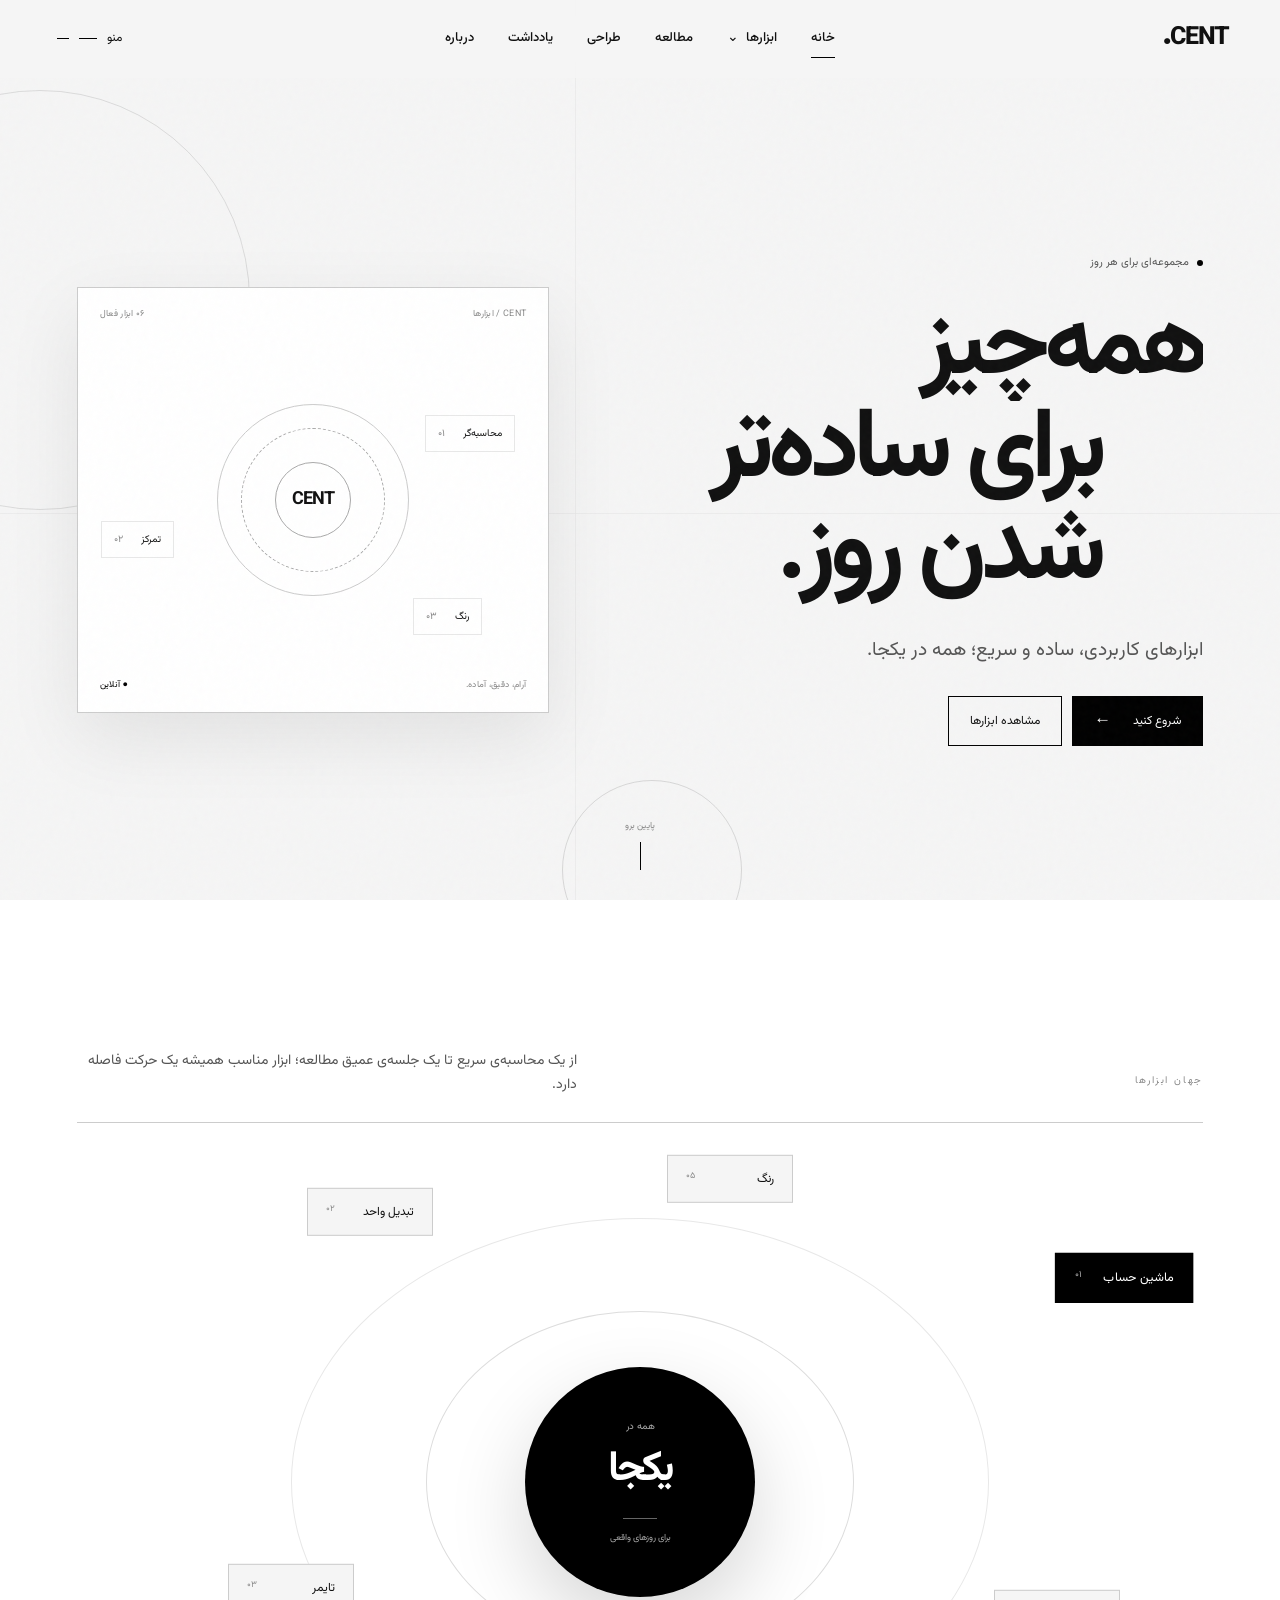
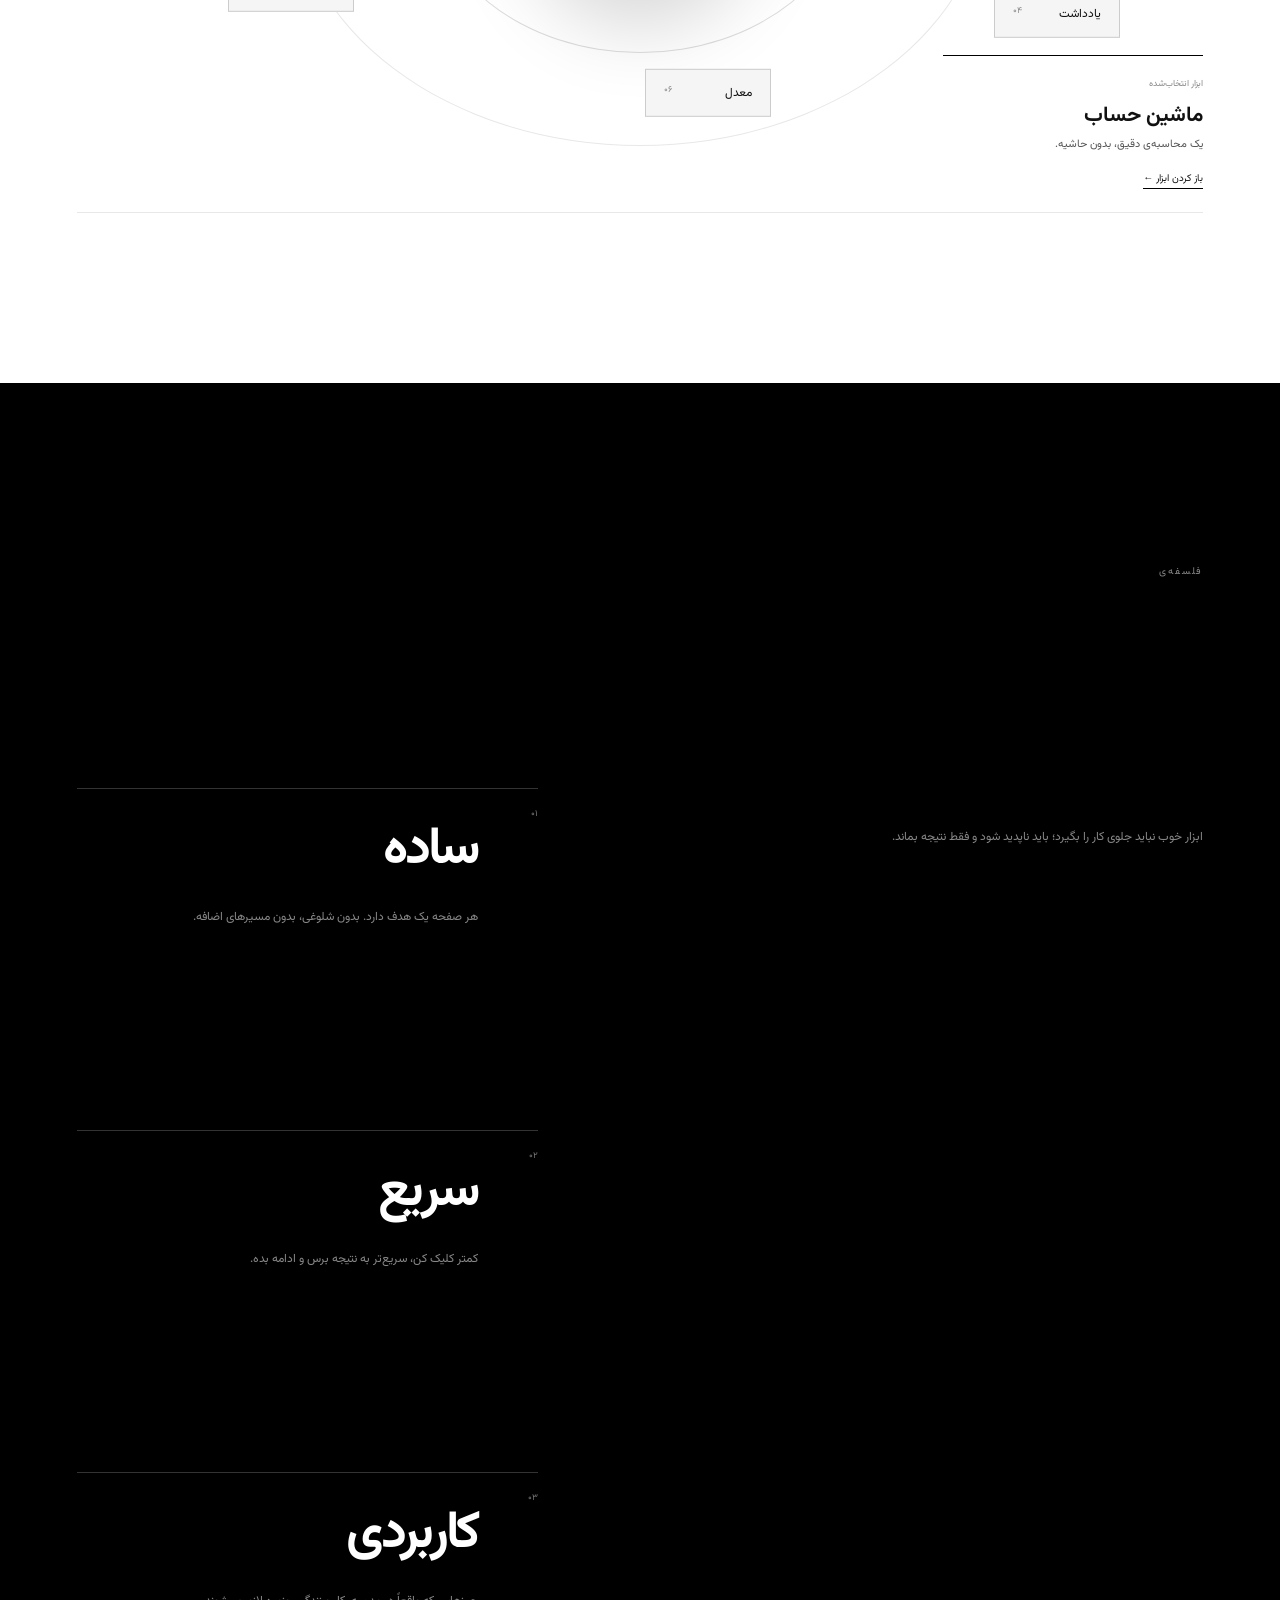
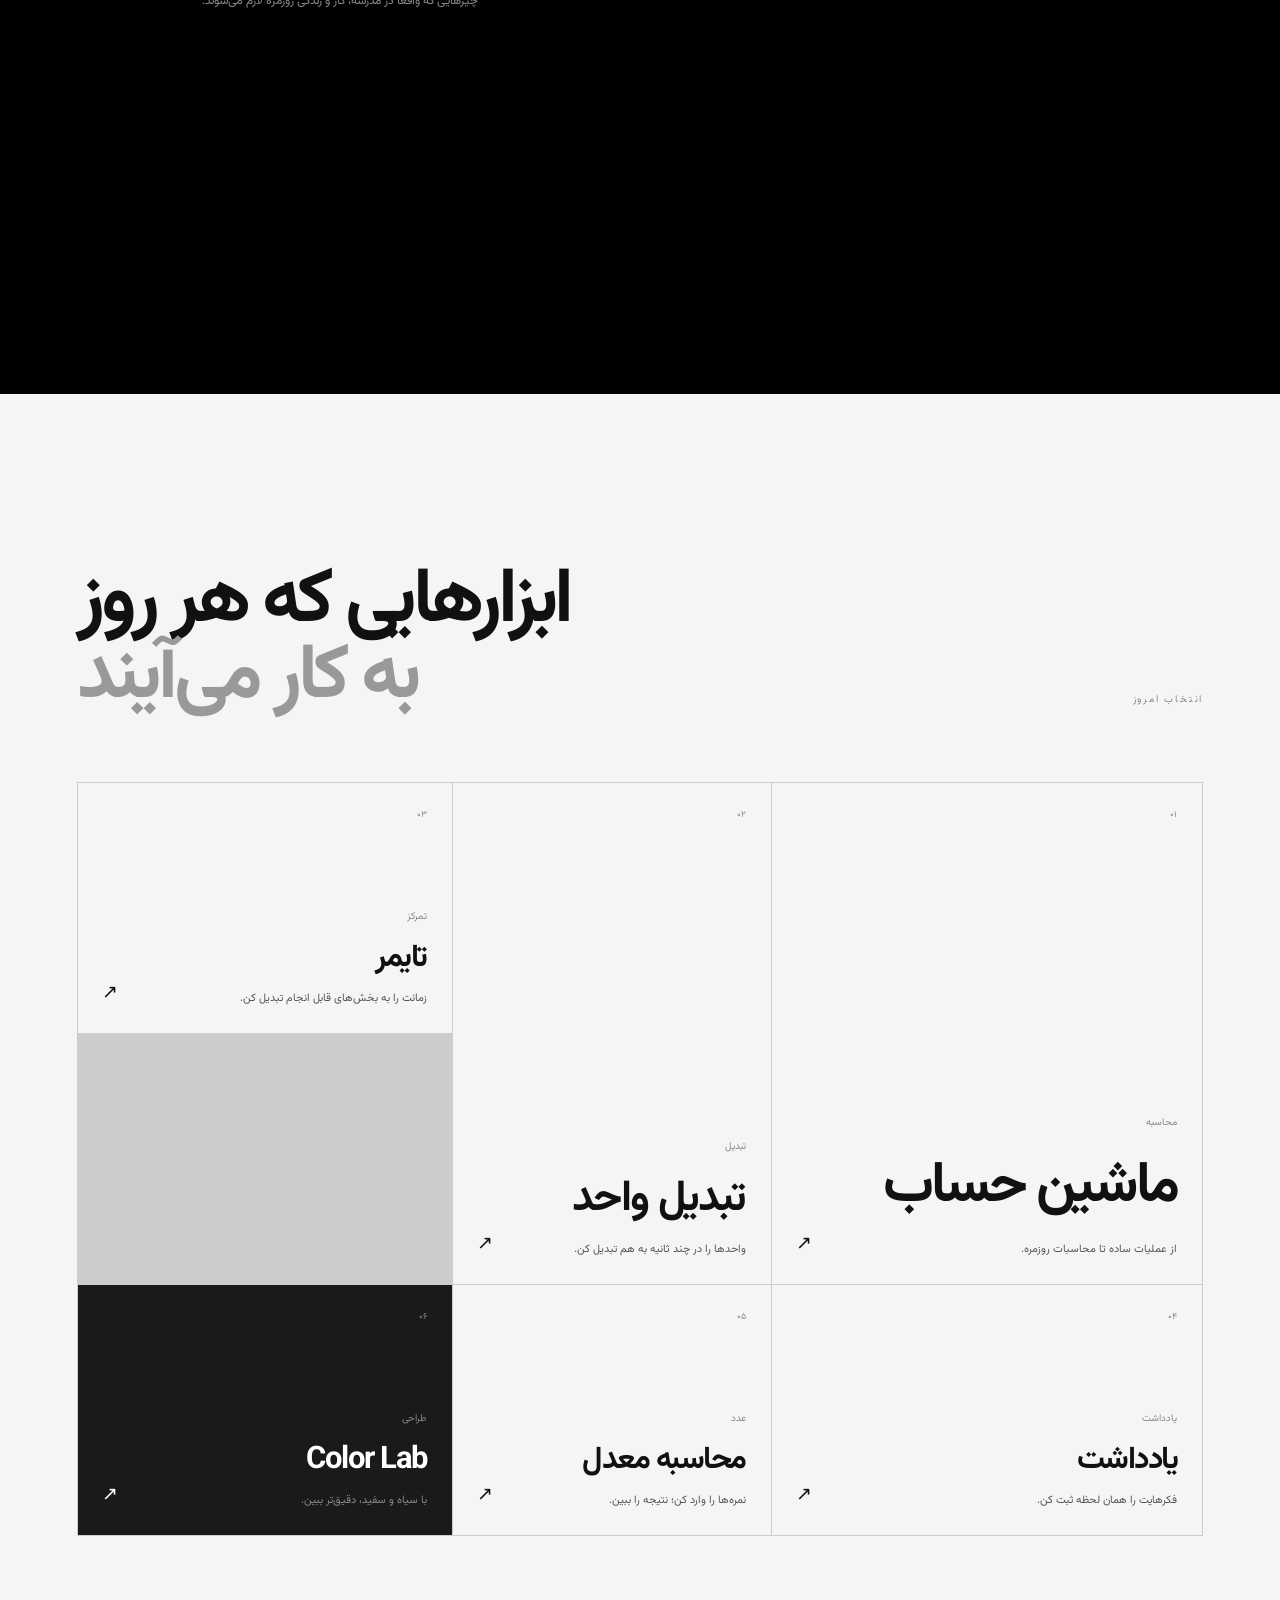
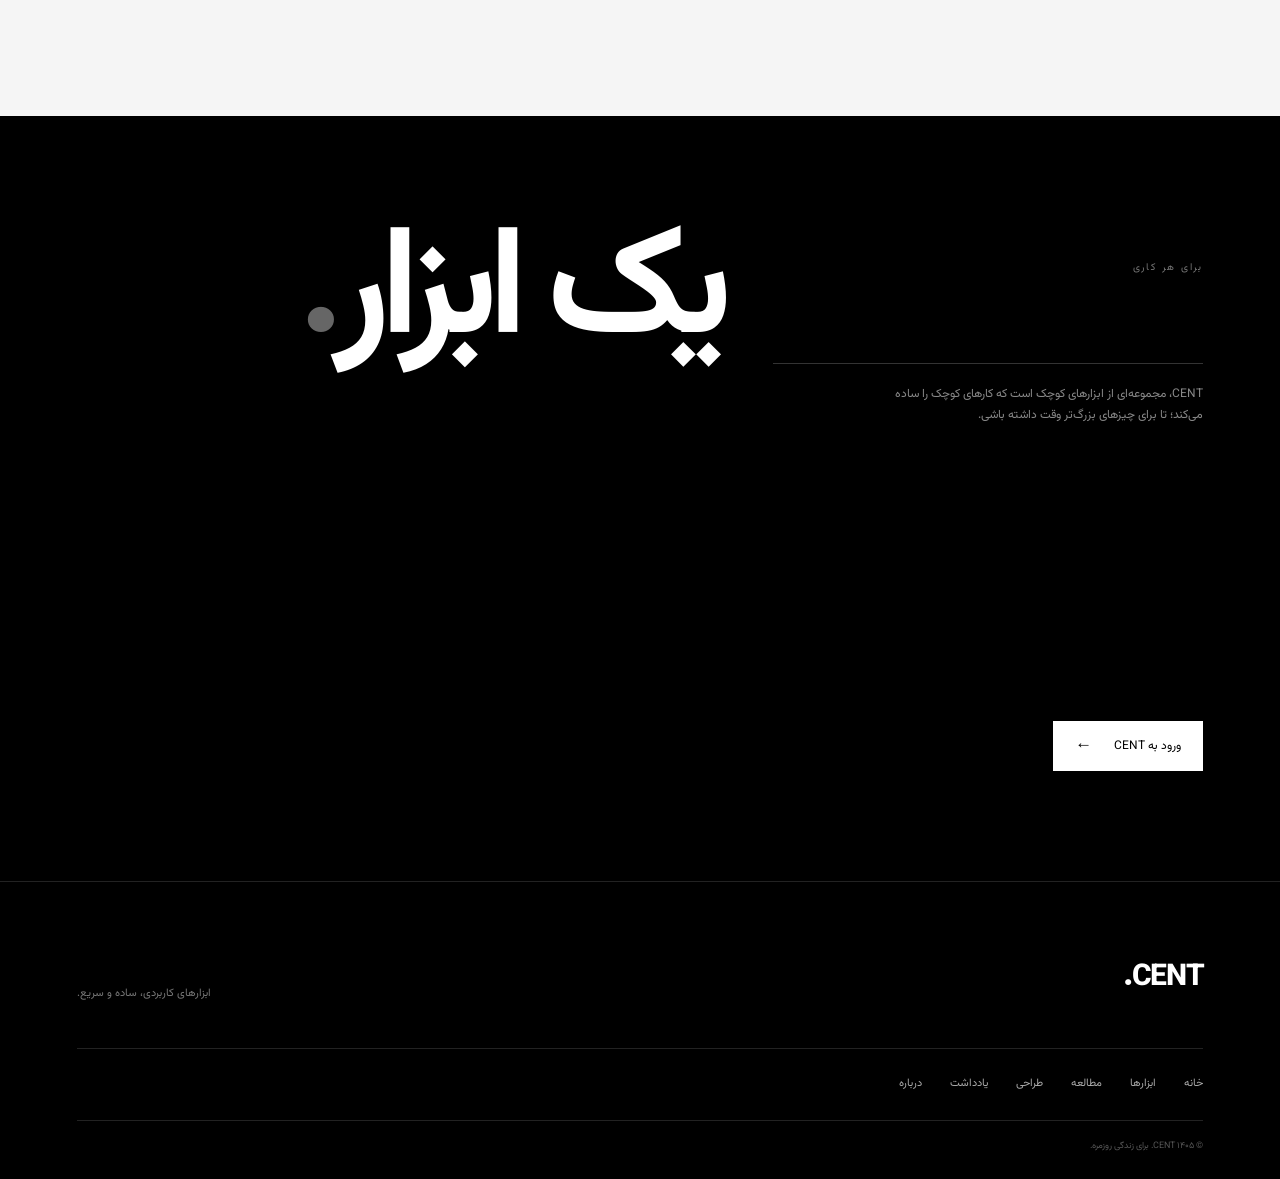
<file: index.html>
<!doctype html>
<html lang="fa" dir="rtl">
<head>
  <meta charset="UTF-8" />
  <meta name="viewport" content="width=device-width, initial-scale=1.0" />
  <meta name="description" content="CENT؛ ابزارهای کاربردی، ساده و سریع برای هر روز." />
  <title>CENT — همه‌چیز برای ساده‌تر شدن روز</title>
  <link rel="preconnect" href="https://fonts.googleapis.com">
  <link rel="preconnect" href="https://fonts.gstatic.com" crossorigin>
  <link href="https://fonts.googleapis.com/css2?family=Vazirmatn:wght@300;400;500;600;700;800&display=swap" rel="stylesheet">
  <link rel="stylesheet" href="style.css" />
</head>
<body>
  <div class="noise" aria-hidden="true"></div>
  <header class="site-header" id="siteHeader">
    <a class="brand" href="#top" aria-label="همراه، صفحه اصلی">CENT<span class="brand-dot">.</span></a>
    <nav class="desktop-nav" aria-label="ناوبری اصلی">
      <a class="nav-link active" href="#top">خانه</a>
      <button class="nav-link menu-trigger" type="button" aria-expanded="false" aria-controls="megaMenu">ابزارها <span class="chevron">⌄</span></button>
      <a class="nav-link" href="#study">مطالعه</a>
      <a class="nav-link" href="#design">طراحی</a>
      <a class="nav-link" href="#notes">یادداشت</a>
      <a class="nav-link" href="hamrah-about-v1/about.html">درباره</a>
    </nav>
    <button class="menu-button" id="menuButton" type="button" aria-expanded="false" aria-controls="megaMenu">
      <span>منو</span><i></i><i></i>
    </button>
  </header>

  <div class="mega-overlay" id="megaOverlay"></div>
  <aside class="mega-menu" id="megaMenu" aria-hidden="true">
    <div class="mega-inner">
      <div class="mega-top">
        <div><span class="eyebrow">کتابخانه</span><h2>چیزی که لازم داری، همین‌جاست.</h2></div>
        <button class="close-menu" id="closeMenu" type="button" aria-label="بستن منو">×</button>
      </div>
      <div class="mega-grid">
        <section class="mega-col">
          <button class="accordion-head" type="button">ابزارها <span>+</span></button>
          <div class="accordion-body">
            <a href="hamrah-calculator/ma_he.html">ماشین حساب(فعال)</a><a href="hamrah-converter-v2/converter.html">تبدیل واحد(فعال)</a><a href="#tools">محاسبه درصد</a><a href="#tools">محاسبه سن</a><a href="#tools">محاسبه تخفیف</a>
          </div>
        </section>
        <section class="mega-col">
          <button class="accordion-head" type="button">مطالعه <span>+</span></button>
          <div class="accordion-body">
            <a href="study-timer/timer.html">تایمر مطالعه(فعال)</a><a href="#study">پومودورو</a><a href="#study">برنامه‌ریزی</a><a href="#study">محاسبه معدل</a>
          </div>
        </section>
        <section class="mega-col">
          <button class="accordion-head" type="button">طراحی <span>+</span></button>
          <div class="accordion-body">
            <a href="#design">Color Lab</a><a href="#design">Gradient Maker</a><a href="#design">پالت رنگ</a>
          </div>
        </section>
        <section class="mega-col">
          <button class="accordion-head" type="button">یادداشت <span>+</span></button>
          <div class="accordion-body">
            <a href="#notes">یادداشت جدید</a><a href="#notes">یادداشت‌های من</a><a href="#notes">فهرست کارها</a>
          </div>
        </section>
      </div>
      <div class="mega-footer"><span>برای شروع فقط یکی را انتخاب کن.</span><span class="menu-index">۰۱ / ۰۴</span></div>
    </div>
  </aside>

  <main id="top">
    <section class="hero section-pad">
      <div class="hero-grid-line line-a"></div><div class="hero-grid-line line-b"></div>
      <div class="hero-orb orb-one" data-depth="0.18"></div><div class="hero-orb orb-two" data-depth="-0.12"></div>
      <div class="hero-content">
        <div class="hero-kicker reveal"><span class="status-dot"></span> مجموعه‌ای برای هر روز</div>
        <h1 class="hero-title reveal-title"><span>همه‌چیز</span><span>برای ساده‌تر شدن روز.</span></h1>
        <p class="hero-sub reveal">ابزارهای کاربردی، ساده و سریع؛ همه در یکجا.</p>
        <div class="hero-actions reveal">
          <a class="button button-dark magnetic" href="#tools">شروع کنید <span>←</span></a>
          <a class="button button-light magnetic" href="#tools">مشاهده ابزارها</a>
        </div>
      </div>
      <div class="hero-preview reveal" aria-label="پیش‌نمایش محیط همراه">
        <div class="preview-top"><span>CENT / ابزارها</span><span>۰۶ ابزار فعال</span></div>
        <div class="preview-core"><div class="core-ring"></div><div class="core-center">CENT</div></div>
        <div class="preview-label label-one">محاسبه‌گر <b>۰۱</b></div>
        <div class="preview-label label-two">تمرکز <b>۰۲</b></div>
        <div class="preview-label label-three">رنگ <b>۰۳</b></div>
        <div class="preview-footer"><span>آرام، دقیق، آماده.</span><span>● آنلاین</span></div>
      </div>
      <div class="scroll-note"><span>پایین برو</span><i></i></div>
    </section>

    <section class="universe section-pad" id="tools">
      <div class="section-head reveal"><span class="eyebrow">جهان ابزارها</span><p>از یک محاسبه‌ی سریع تا یک جلسه‌ی عمیق مطالعه؛ ابزار مناسب همیشه یک حرکت فاصله دارد.</p></div>
      <div class="universe-stage">
        <div class="universe-center"><span class="center-small">همه در</span><strong>یکجا</strong><span class="center-line"></span><small>برای روزهای واقعی</small></div>
        <a href="hamrah-calculator/ma_he.html"><button class="tool-orbit tool-1 active-tool" data-tool="ماشین حساب" style="--x:7%;--y:19%;">ماشین حساب<span>۰۱</span></button></a> 
        <a href="hamrah-converter-v2/converter.html"><button class="tool-orbit tool-2" data-tool="تبدیل واحد" style="--x:74%;--y:9%;">تبدیل واحد<span>۰۲</span></button></a>
        <a href="study-timer/timer.html"><button class="tool-orbit tool-3" data-tool="تایمر" style="--x:81%;--y:66%;">تایمر<span>۰۳</span></button></a> 
        <button class="tool-orbit tool-4" data-tool="یادداشت" style="--x:13%;--y:70%;">یادداشت<span>۰۴</span></button>
        <button class="tool-orbit tool-5" data-tool="رنگ" style="--x:42%;--y:4%;">رنگ<span>۰۵</span></button>
        <button class="tool-orbit tool-6" data-tool="معدل" style="--x:44%;--y:82%;">معدل<span>۰۶</span></button>
        <div class="tool-detail" id="toolDetail"><span>ابزار انتخاب‌شده</span><strong>ماشین حساب</strong><p>یک محاسبه‌ی دقیق، بدون حاشیه.</p><a href="#tools-preview">باز کردن ابزار ←</a></div>
      </div>
    </section>

    <section class="philosophy section-pad" id="about">
      <div class="philosophy-sticky">
        <span class="eyebrow">فلسفه‌ی </span>
        <h2><span class="line-reveal">کمتر جستجو کن.</span><span class="line-reveal">بیشتر انجام بده.</span></h2>
        <div class="philosophy-caption">ابزار خوب نباید جلوی کار را بگیرد؛ باید ناپدید شود و فقط نتیجه بماند.</div>
      </div>
      <div class="principles">
        <article class="principle"><span>۰۱</span><h3>ساده</h3><p>هر صفحه یک هدف دارد. بدون شلوغی، بدون مسیرهای اضافه.</p></article>
        <article class="principle"><span>۰۲</span><h3>سریع</h3><p>کمتر کلیک کن، سریع‌تر به نتیجه برس و ادامه بده.</p></article>
        <article class="principle"><span>۰۳</span><h3>کاربردی</h3><p>چیزهایی که واقعاً در مدرسه، کار و زندگی روزمره لازم می‌شوند.</p></article>
      </div>
    </section>

    <section class="featured section-pad" id="tools-preview">
      <div class="featured-heading reveal"><span class="eyebrow">انتخاب امروز</span><h2>ابزارهایی که هر روز<br><em>به کار می‌آیند</em></h2></div>
      <div class="featured-layout">
        <a href="hamrah-calculator/ma_he.html"> <article class="feature-item feature-large"><span class="feature-no">۰۱</span><div><small>محاسبه</small><h3>ماشین حساب</h3><p>از عملیات ساده تا محاسبات روزمره.</p></div><span class="feature-arrow">↗</span></article></a>
        <a href="hamrah-converter-v2/converter.html"> <article class="feature-item feature-tall"><span class="feature-no">۰۲</span><div><small>تبدیل</small><h3>تبدیل واحد</h3><p>واحدها را در چند ثانیه به هم تبدیل کن.</p></div><span class="feature-arrow">↗</span></article></a>
        <a href="study-timer/timer.html"> <article class="feature-item feature-wide" id="study"><span class="feature-no">۰۳</span><div><small>تمرکز</small><h3>تایمر</h3><p>زمانت را به بخش‌های قابل انجام تبدیل کن.</p></div><span class="feature-arrow">↗</span></article></a>
        <article class="feature-item" id="notes"><span class="feature-no">۰۴</span><div><small>یادداشت</small><h3>یادداشت</h3><p>فکرهایت را همان لحظه ثبت کن.</p></div><span class="feature-arrow">↗</span></article>
        <article class="feature-item" id="design"><span class="feature-no">۰۵</span><div><small>عدد</small><h3>محاسبه معدل</h3><p>نمره‌ها را وارد کن؛ نتیجه را ببین.</p></div><span class="feature-arrow">↗</span></article>
        <article class="feature-item feature-color"><span class="feature-no">۰۶</span><div><small>طراحی</small><h3>Color Lab</h3><p>با سیاه و سفید، دقیق‌تر ببین.</p></div><span class="feature-arrow">↗</span></article>
      </div>
    </section>

    <section class="manifesto section-pad">
      <div class="manifesto-grid"><span class="eyebrow">برای هر کاری</span><div class="manifesto-word">یک ابزار<span>.</span></div><div class="manifesto-line"></div><p>CENT، مجموعه‌ای از ابزارهای کوچک است که کارهای کوچک را ساده می‌کند؛ تا برای چیزهای بزرگ‌تر وقت داشته باشی.</p></div>
      <a class="button button-white magnetic" href="#top">ورود به CENT <span>←</span></a>
    </section>
  </main>

  <footer class="footer section-pad">
    <div class="footer-main"><a class="brand footer-brand" href="#top">CENT<span class="brand-dot">.</span></a><p>ابزارهای کاربردی، ساده و سریع.</p></div>
    <nav class="footer-links" aria-label="پیوندهای پایانی"><a href="#top">خانه</a><a href="#tools">ابزارها</a><a href="#study">مطالعه</a><a href="#design">طراحی</a><a href="#notes">یادداشت</a><a href="hamrah-about-v1/about.html">درباره</a></nav>
    <div class="footer-bottom"><span>© ۱۴۰۵ CENT. برای زندگی روزمره.</span></div>
  </footer>
  <script src="script.js"></script>
</body>
</html>
</file>
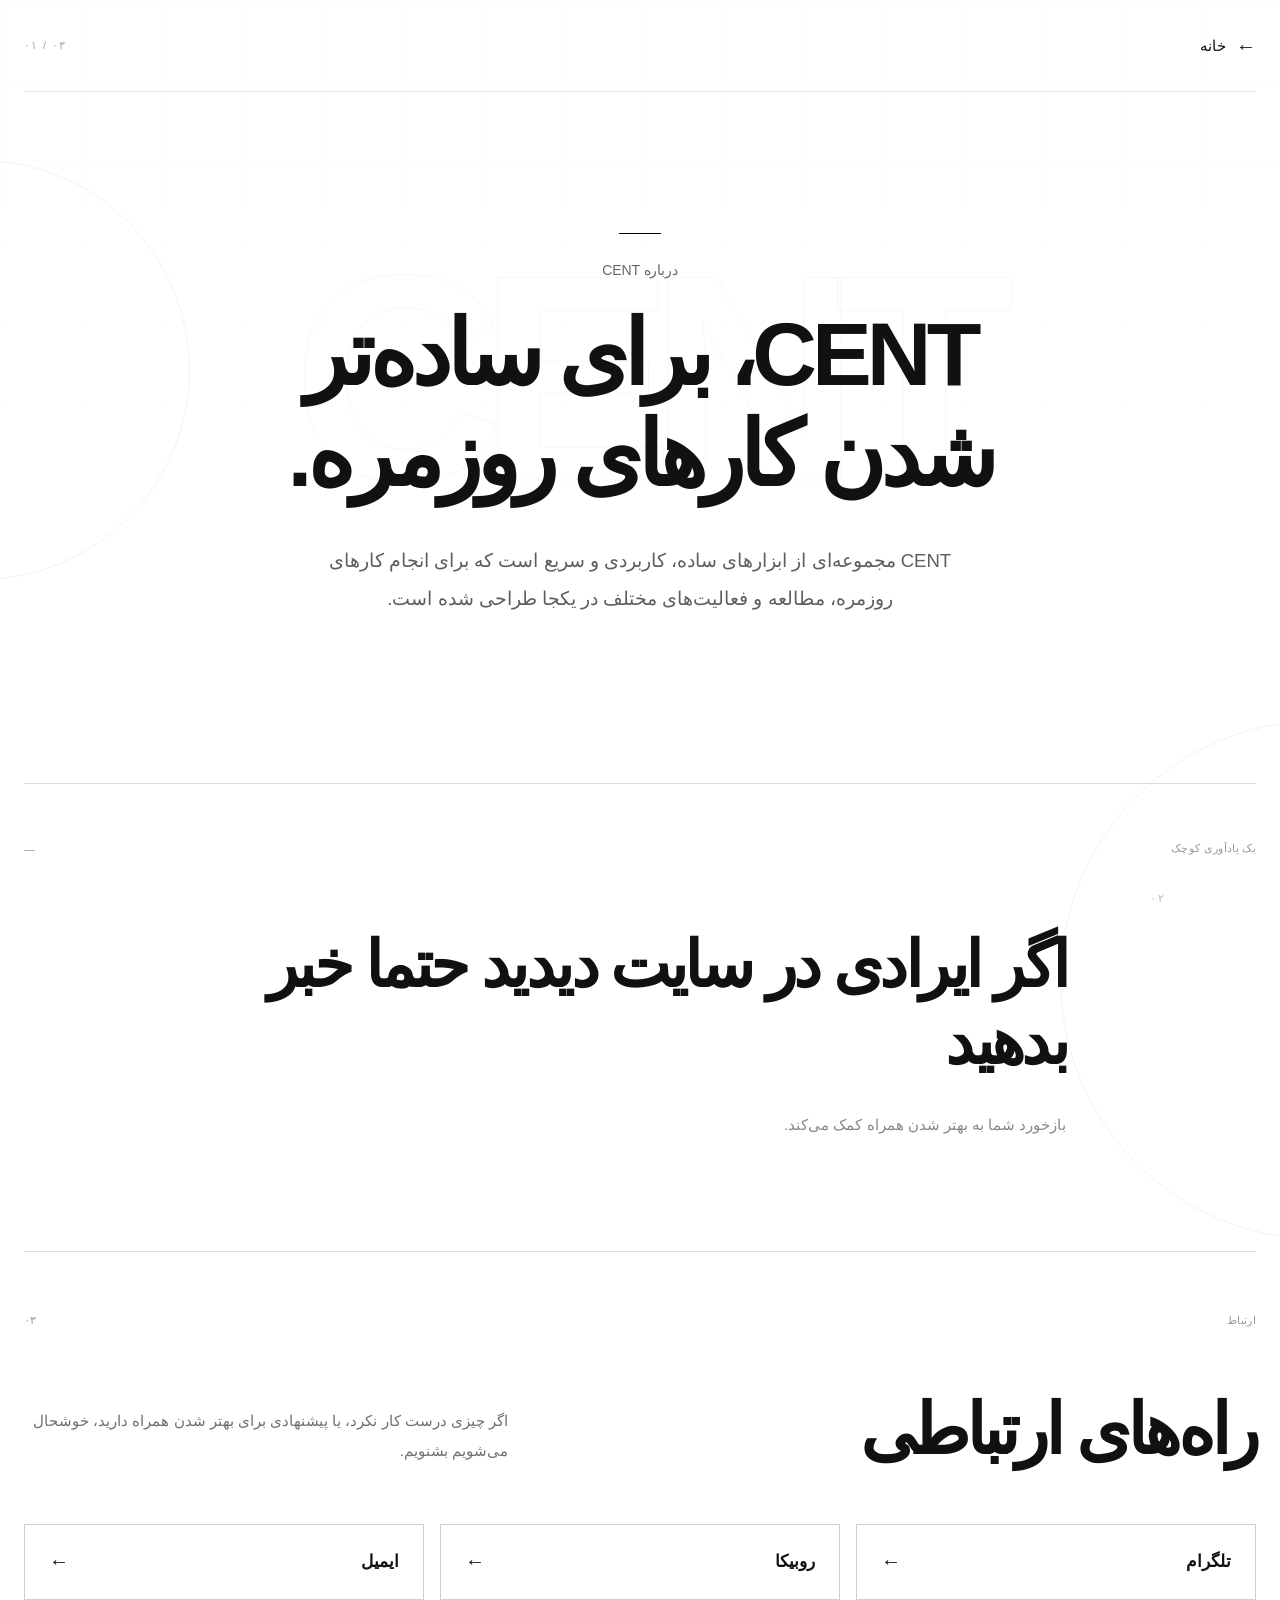
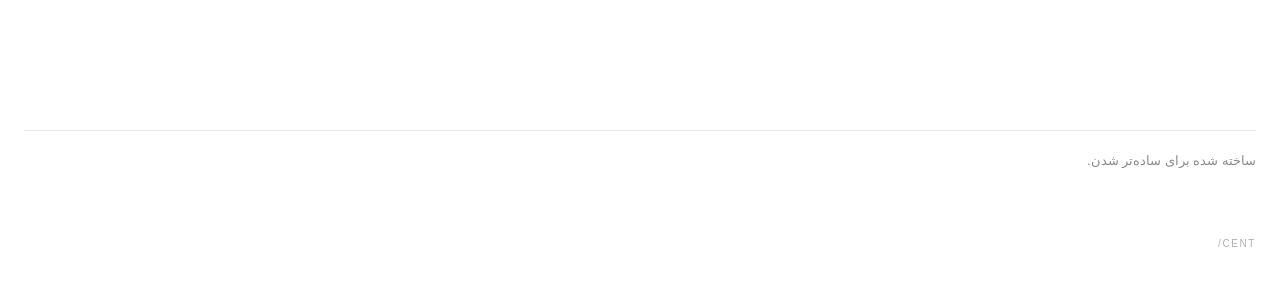
<file: hamrah-about-v1/about.html>
<!doctype html>
<html lang="fa" dir="rtl">
<head>
  <meta charset="utf-8">
  <meta name="viewport" content="width=device-width, initial-scale=1, viewport-fit=cover">
  <meta name="theme-color" content="#ffffff">
  <meta name="description" content="درباره همراه؛ مجموعه‌ای از ابزارهای ساده، کاربردی و سریع برای کارهای روزمره.">
  <title>درباره CENT</title>
  <link rel="stylesheet" href="about.css">
</head>
<body>
  <div class="page-shell">
    <div class="ambient ambient--one" aria-hidden="true"></div>
    <div class="ambient ambient--two" aria-hidden="true"></div>
    <div class="ghost-word" aria-hidden="true">CENT</div>

    <header class="topline">
      <a class="home-link" href="../index.html" aria-label="بازگشت به خانه">
        <span aria-hidden="true">←</span>
        <span>خانه</span>
      </a>
      <span class="top-index" aria-hidden="true">۰۱ / ۰۳</span>
    </header>

    <main>
      <section class="hero section-reveal" aria-labelledby="about-title">
        <div class="hero-rule" aria-hidden="true"></div>
        <p class="eyebrow">درباره CENT</p>
        <h1 id="about-title">CENT، برای ساده‌تر شدن کارهای روزمره.</h1>
        <p class="hero-copy">CENT مجموعه‌ای از ابزارهای ساده، کاربردی و سریع است که برای انجام کارهای روزمره، مطالعه و فعالیت‌های مختلف در یکجا طراحی شده است.</p>
      </section>

      <section class="message section-reveal" aria-labelledby="message-title">
        <div class="section-meta">
          <span>یک یادآوری کوچک</span>
          <span aria-hidden="true">—</span>
        </div>
        <div class="message-content">
          <span class="message-mark" aria-hidden="true">۰۲</span>
          <h2 id="message-title">اگر ایرادی در سایت دیدید حتما خبر بدهید</h2>
          <p>بازخورد شما به بهتر شدن همراه کمک می‌کند.</p>
        </div>
      </section>

      <section class="contact section-reveal" aria-labelledby="contact-title">
        <div class="section-meta">
          <span>ارتباط</span>
          <span aria-hidden="true">۰۳</span>
        </div>
        <div class="contact-heading">
          <h2 id="contact-title">راه‌های ارتباطی</h2>
          <p>اگر چیزی درست کار نکرد، یا پیشنهادی برای بهتر شدن همراه دارید، خوشحال می‌شویم بشنویم.</p>
        </div>

        <div class="contact-list">
          <a class="contact-link" href="https://t.me/aminafshar1389" target="_blank" rel="noopener noreferrer" aria-label="ارتباط از طریق تلگرام">
            <span>تلگرام</span>
            <span class="contact-arrow" aria-hidden="true">←</span>
          </a>
          <a class="contact-link" href="https://rubika.ir/better_call_afshar" target="_blank" rel="noopener noreferrer" aria-label="ارتباط از طریق روبیکا">
            <span>روبیکا</span>
            <span class="contact-arrow" aria-hidden="true">←</span>
          </a>
          <a class="contact-link" href="mailto:aminafshar5911@gmail.com" aria-label="ارسال ایمیل">
            <span>ایمیل</span>
            <span class="contact-arrow" aria-hidden="true">←</span>
          </a>
        </div>
      </section>
    </main>

    <footer class="closing section-reveal">
      <div class="closing-line" aria-hidden="true"></div>
      <p>ساخته شده برای ساده‌تر شدن.</p>
      <span class="closing-mark" aria-hidden="true">CENT/</span>
    </footer>
  </div>

  <script src="about.js"></script>
</body>
</html>
</file>
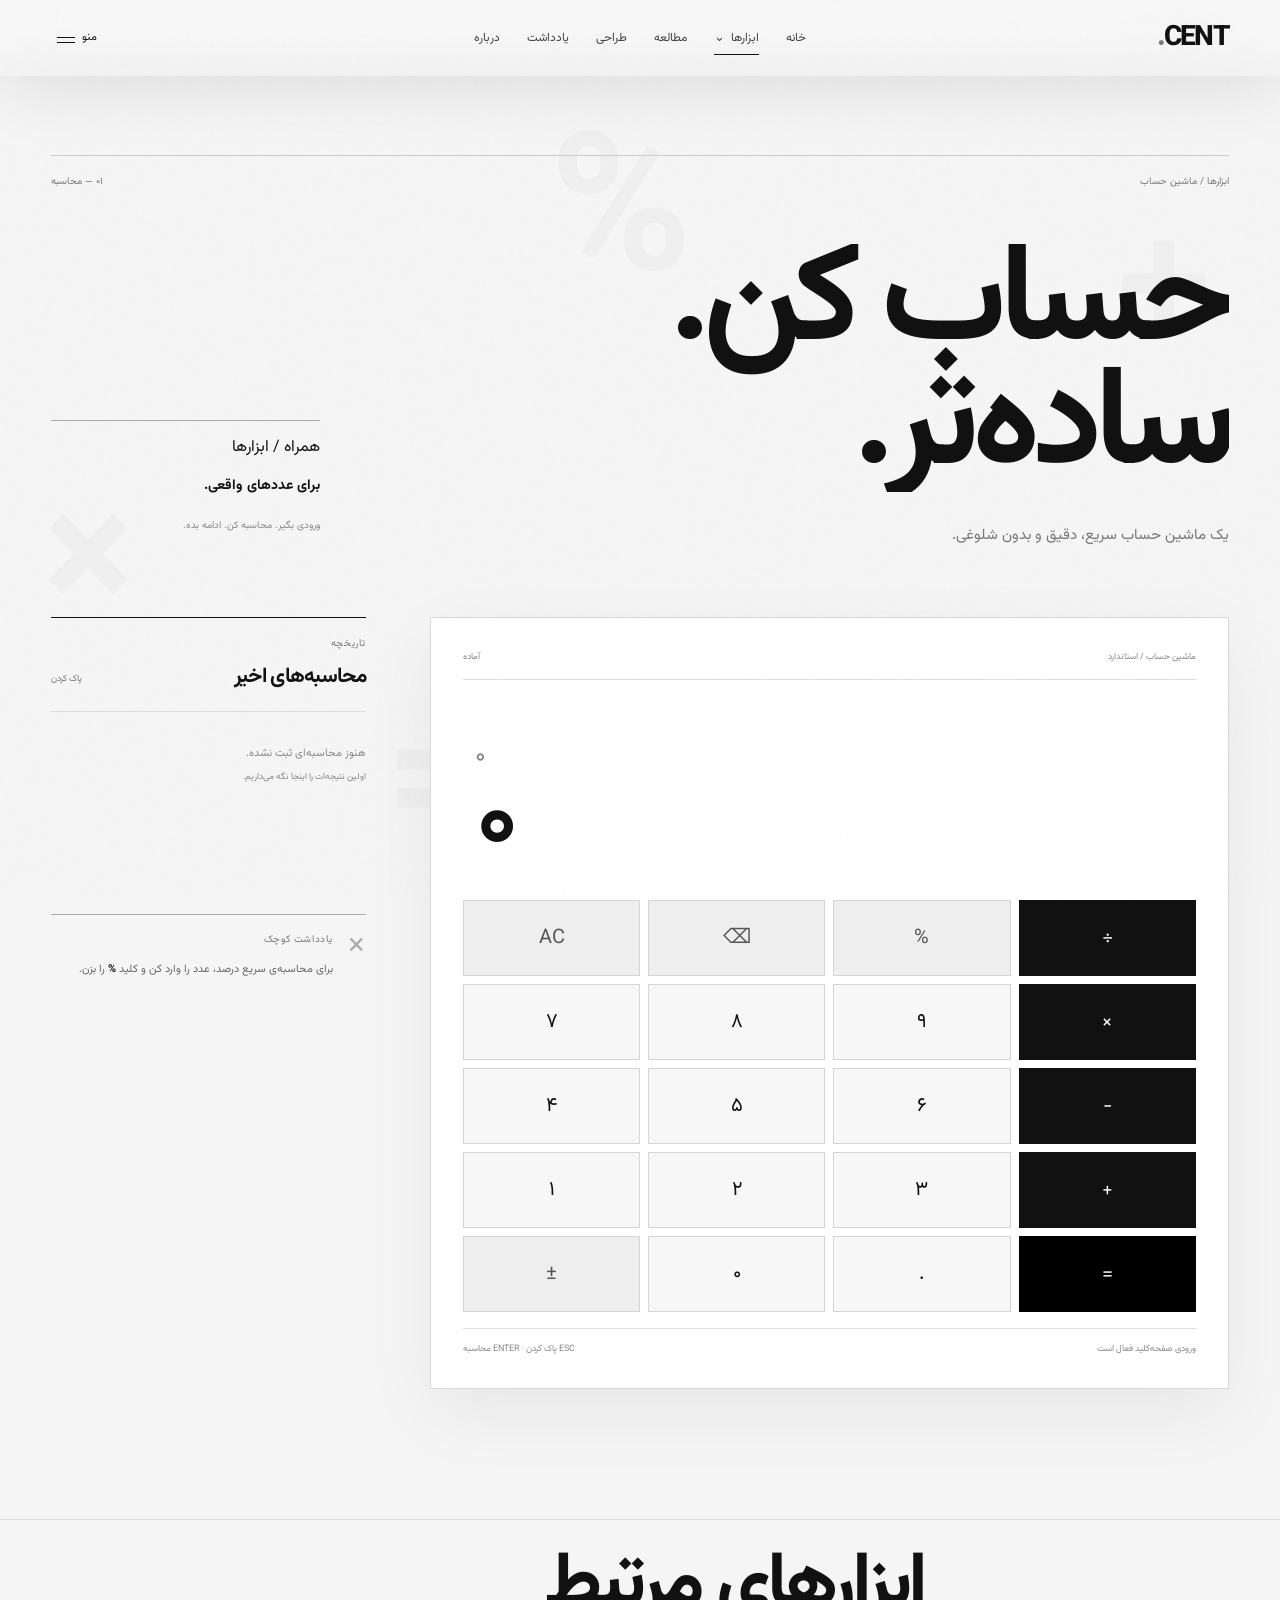
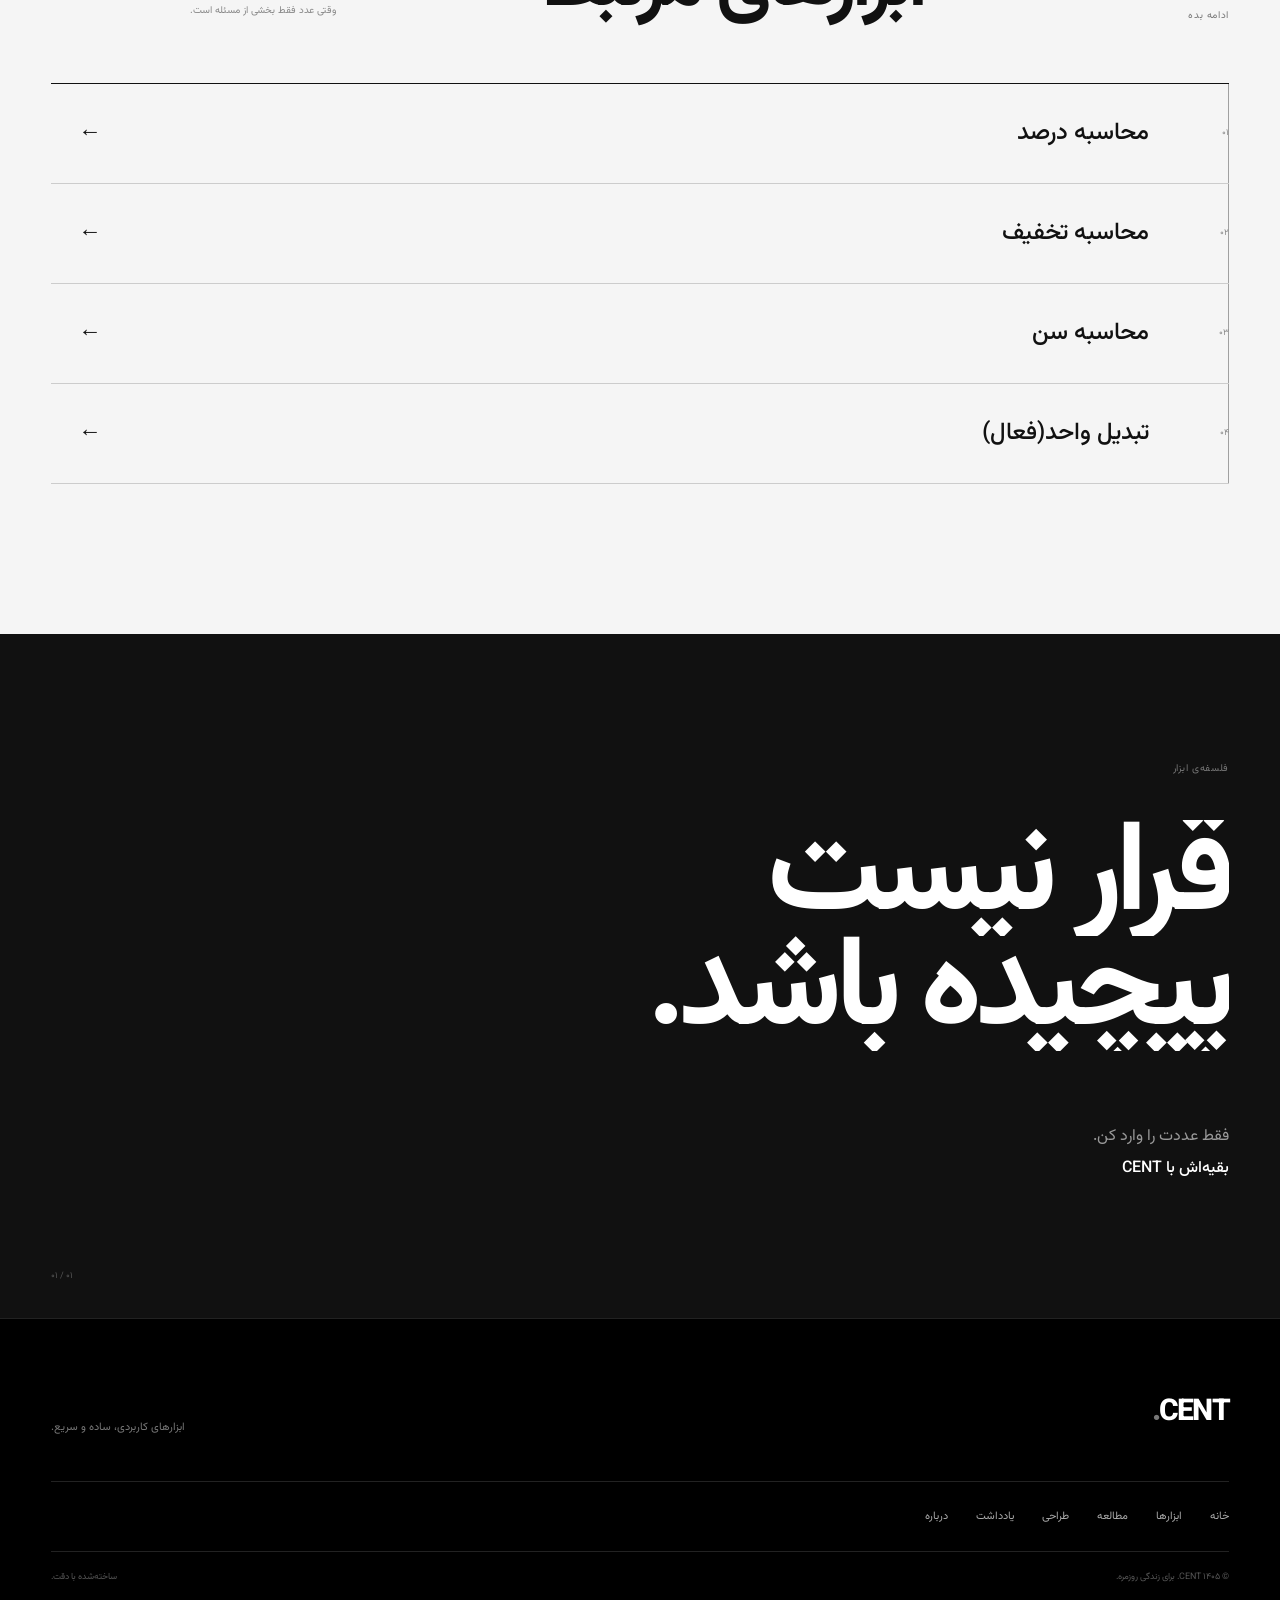
<file: hamrah-calculator/ma_he.html>
<!doctype html>
<html lang="fa" dir="rtl">
<head>
  <meta charset="UTF-8">
  <meta name="viewport" content="width=device-width, initial-scale=1.0">
  <meta name="description" content="ماشین حساب CENT؛ سریع، دقیق و بدون شلوغی.">
  <title>CENT — ماشین حساب</title>
  <link rel="preconnect" href="https://fonts.googleapis.com">
  <link rel="preconnect" href="https://fonts.gstatic.com" crossorigin>
  <link href="https://fonts.googleapis.com/css2?family=Vazirmatn:wght@300;400;500;500;600;700;800&display=swap" rel="stylesheet">
  <link rel="stylesheet" href="ma_he.css">
</head>
<body>
  <div class="noise" aria-hidden="true"></div>
  <div class="math-field" aria-hidden="true"><span>+</span><span>×</span><span>÷</span><span>=</span><span>%</span></div>

  <header class="site-header" id="siteHeader">
    <a class="brand" href="../index.html" aria-label="همراه، صفحه اصلی">CENT<span class="brand-dot">.</span></a>
    <nav class="desktop-nav" aria-label="ناوبری اصلی">
      <a class="nav-link" href="../index.html">خانه</a>
      <button class="nav-link menu-trigger active" type="button" aria-expanded="false" aria-controls="megaMenu">ابزارها <span class="chevron">⌄</span></button>
      <a class="nav-link" href="#study">مطالعه</a>
      <a class="nav-link" href="#design">طراحی</a>
      <a class="nav-link" href="#notes">یادداشت</a>
      <a class="nav-link" href="#about">درباره</a>
    </nav>
    <button class="menu-button" id="menuButton" type="button" aria-expanded="false" aria-controls="megaMenu"><span>منو</span><i></i><i></i></button>
  </header>

  <div class="mega-overlay" id="megaOverlay"></div>
  <aside class="mega-menu" id="megaMenu" aria-hidden="true">
    <div class="mega-inner">
      <div class="mega-top">
        <div><span class="eyebrow">کتابخانه‌</span><h2>چیزی که لازم داری، همین‌جاست.</h2></div>
        <button class="close-menu" id="closeMenu" type="button" aria-label="بستن منو">×</button>
      </div>
      <div class="mega-grid">
        <section class="mega-col"><button class="accordion-head" type="button">ابزارها <span>+</span></button><div class="accordion-body"><a class="current-tool" href="../hamrah-calculator/ma_he.html">ماشین حساب(فعال)</a><a href="../hamrah-converter-v2/converter.html">تبدیل واحد(فعال)</a><a href="#related">محاسبه درصد</a><a href="#related">محاسبه سن</a><a href="#related">محاسبه تخفیف</a></div></section>
        <section class="mega-col"><button class="accordion-head" type="button">مطالعه <span>+</span></button><div class="accordion-body"><a href="../study-timer/timer.html">تایمر مطالعه(فعال)</a><a href="#study">پومودورو</a><a href="#study">برنامه‌ریزی</a><a href="#study">محاسبه معدل</a></div></section>
        <section class="mega-col"><button class="accordion-head" type="button">طراحی <span>+</span></button><div class="accordion-body"><a href="#design">Color Lab</a><a href="#design">Gradient Maker</a><a href="#design">پالت رنگ</a></div></section>
        <section class="mega-col"><button class="accordion-head" type="button">یادداشت <span>+</span></button><div class="accordion-body"><a href="#notes">یادداشت جدید</a><a href="#notes">یادداشت‌های من</a><a href="#notes">فهرست کارها</a></div></section>
      </div>
      <div class="mega-footer"><span>برای شروع فقط یکی را انتخاب کن.</span><span>۰۱ / ۰۴</span></div>
    </div>
  </aside>

  <main>
    <section class="intro page-pad">
      <div class="intro-rule"></div>
      <div class="intro-meta reveal"><span>ابزارها / ماشین حساب</span><span>۰۱ — محاسبه</span></div>
      <div class="intro-grid">
        <div class="intro-copy">
          <h1 class="title-reveal"><span>حساب کن.</span><span>ساده‌تر.</span></h1>
          <p class="reveal delay-2">یک ماشین حساب سریع، دقیق و بدون شلوغی.</p>
        </div>
        <div class="intro-note reveal delay-3"><span>همراه / ابزارها</span><strong>برای عددهای واقعی.</strong><small>ورودی بگیر. محاسبه کن. ادامه بده.</small></div>
      </div>
    </section>

    <section class="calculator-section page-pad" aria-label="ماشین حساب">
      <div class="calculator-layout">
        <div class="calculator-shell reveal delay-4">
          <div class="calc-topline"><span>ماشین حساب / استاندارد</span><span id="calcStatus">آماده</span></div>
          <div class="display" aria-live="polite">
            <div class="expression" id="expression">۰</div>
            <div class="result" id="result">۰</div>
          </div>
          <div class="keypad" id="keypad">
            <button class="key key-soft" data-action="clear">AC</button><button class="key key-soft" data-action="backspace">⌫</button><button class="key key-soft" data-action="percent">%</button><button class="key key-op" data-action="operator" data-value="/">÷</button>
            <button class="key" data-value="7">۷</button><button class="key" data-value="8">۸</button><button class="key" data-value="9">۹</button><button class="key key-op" data-action="operator" data-value="*">×</button>
            <button class="key" data-value="4">۴</button><button class="key" data-value="5">۵</button><button class="key" data-value="6">۶</button><button class="key key-op" data-action="operator" data-value="-">−</button>
            <button class="key" data-value="1">۱</button><button class="key" data-value="2">۲</button><button class="key" data-value="3">۳</button><button class="key key-op" data-action="operator" data-value="+">+</button>
            <button class="key key-soft" data-action="sign">±</button><button class="key key-zero" data-value="0">۰</button><button class="key" data-value=".">.</button><button class="key key-equal" data-action="equals">=</button>
          </div>
          <div class="calc-foot"><span>ورودی صفحه‌کلید فعال است</span><span>ESC پاک کردن · ENTER محاسبه</span></div>
        </div>

        <aside class="side-column">
          <section class="history-panel reveal delay-5">
            <div class="side-head"><div><span class="eyebrow">تاریخچه</span><h2>محاسبه‌های اخیر</h2></div><button id="clearHistory" class="text-button" type="button">پاک کردن</button></div>
            <div class="history-list" id="historyList"><div class="empty-history">هنوز محاسبه‌ای ثبت نشده.<br><small>اولین نتیجه‌ات را اینجا نگه می‌داریم.</small></div></div>
          </section>
          <section class="utility-note reveal delay-6"><span class="note-mark">×</span><div><span class="eyebrow">یادداشت کوچک</span><p>برای محاسبه‌ی سریع درصد، عدد را وارد کن و کلید <b>%</b> را بزن.</p></div></section>
        </aside>
      </div>
    </section>

    <section class="related page-pad" id="related">
      <div class="related-head reveal"><span class="eyebrow">ادامه بده</span><h2>ابزارهای مرتبط</h2><p>وقتی عدد فقط بخشی از مسئله است.</p></div>
      <div class="related-list">
        <a href="#related" class="related-item reveal"><span>۰۱</span><strong>محاسبه درصد</strong><i>←</i></a>
        <a href="#related" class="related-item reveal"><span>۰۲</span><strong>محاسبه تخفیف</strong><i>←</i></a>
        <a href="#related" class="related-item reveal"><span>۰۳</span><strong>محاسبه سن</strong><i>←</i></a>
        <a href="../hamrah-converter-v2/converter.html" class="related-item reveal"><span>۰۴</span><strong>تبدیل واحد(فعال)</strong><i>←</i></a>
      </div>
    </section>

    <section class="philosophy page-pad" id="about">
      <div class="philosophy-inner">
        <span class="eyebrow reveal">فلسفه‌ی ابزار</span>
        <h2 class="philosophy-title"><span>قرار نیست</span><span>پیچیده باشد.</span></h2>
        <p class="philosophy-copy reveal">فقط عددت را وارد کن.<br><strong>بقیه‌اش با CENT</strong></p>
      </div>
      <div class="philosophy-index">۰۱ / ۰۱</div>
    </section>
  </main>

  <footer class="footer page-pad">
    <div class="footer-main"><a class="brand footer-brand" href="../index.html">CENT<span class="brand-dot">.</span></a><p>ابزارهای کاربردی، ساده و سریع.</p></div>
    <nav class="footer-links" aria-label="پیوندهای پایانی"><a href="../index.html">خانه</a><a href="#related">ابزارها</a><a href="#study">مطالعه</a><a href="#design">طراحی</a><a href="#notes">یادداشت</a><a href="#about">درباره</a></nav>
    <div class="footer-bottom"><span>© ۱۴۰۵ CENT. برای زندگی روزمره.</span><span>ساخته‌شده با دقت.</span></div>
  </footer>

  <script src="ma_he.js"></script>
</body>
</html>
</file>
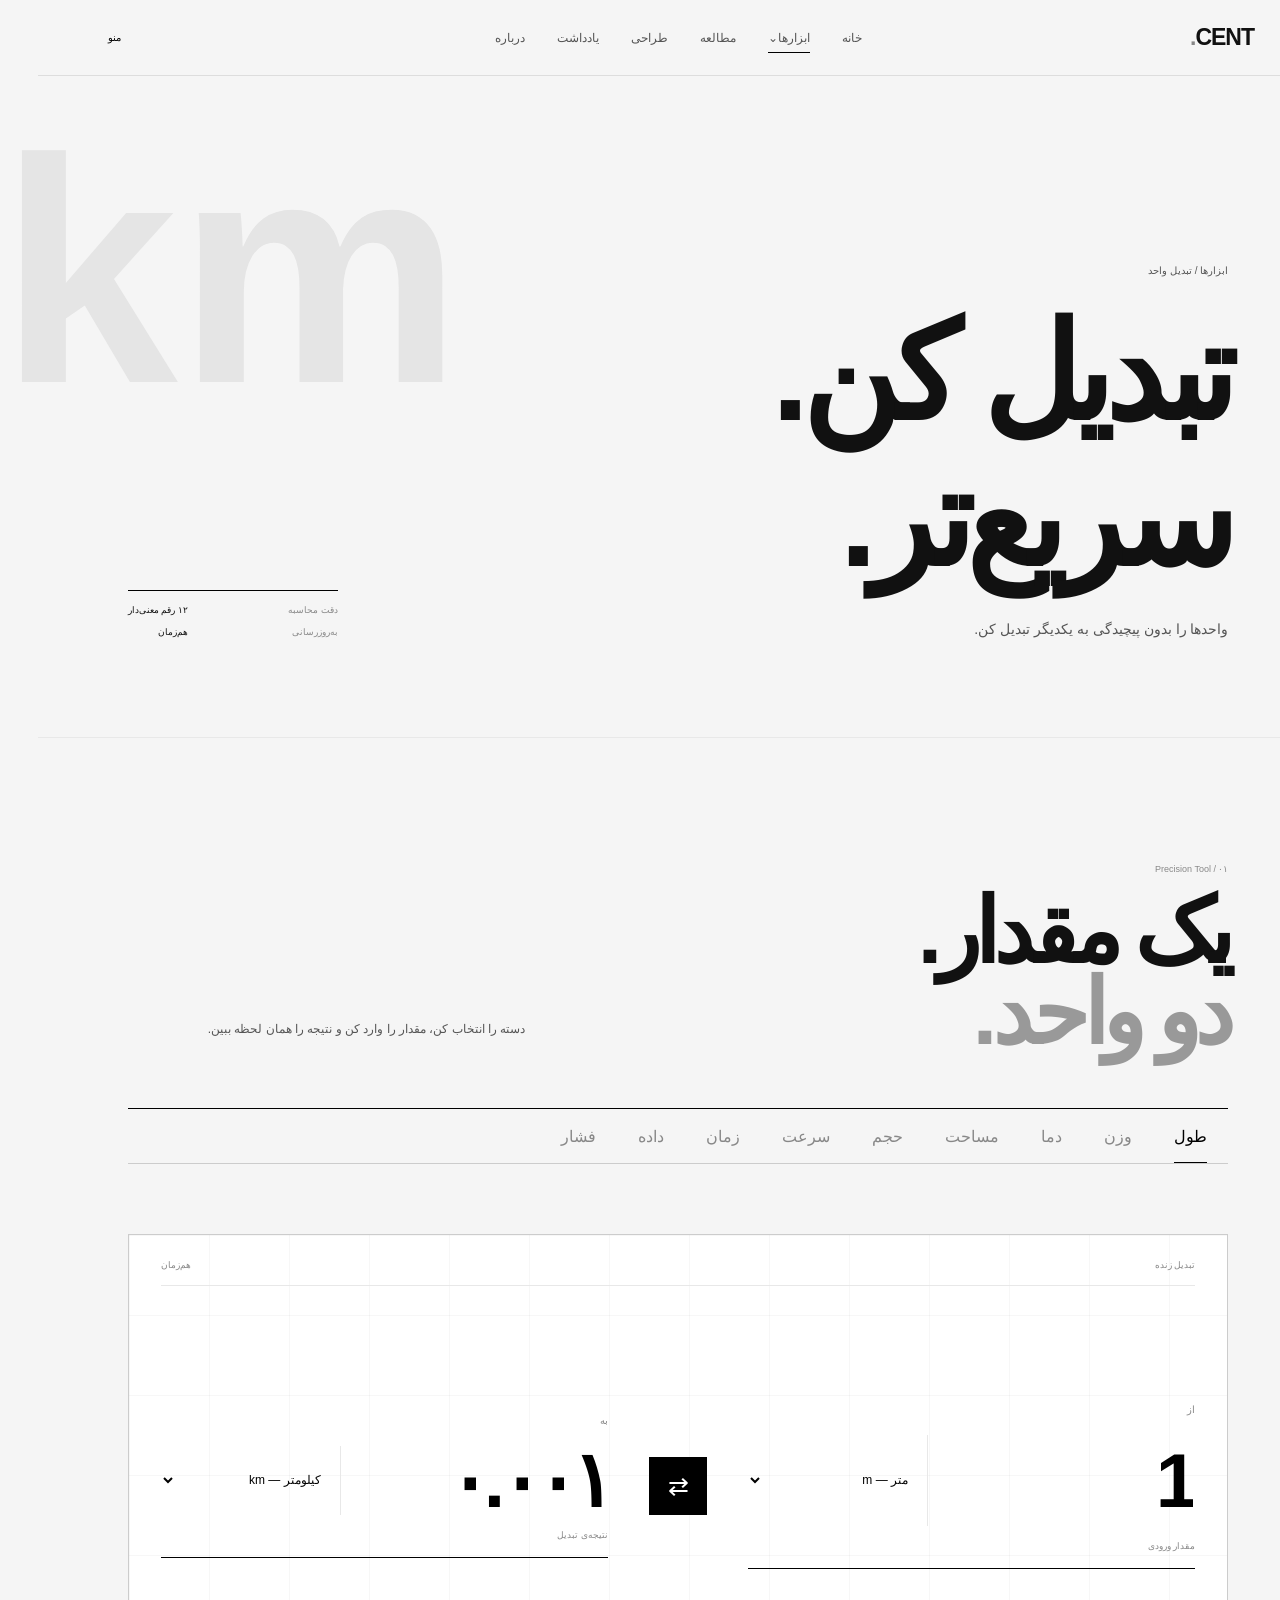
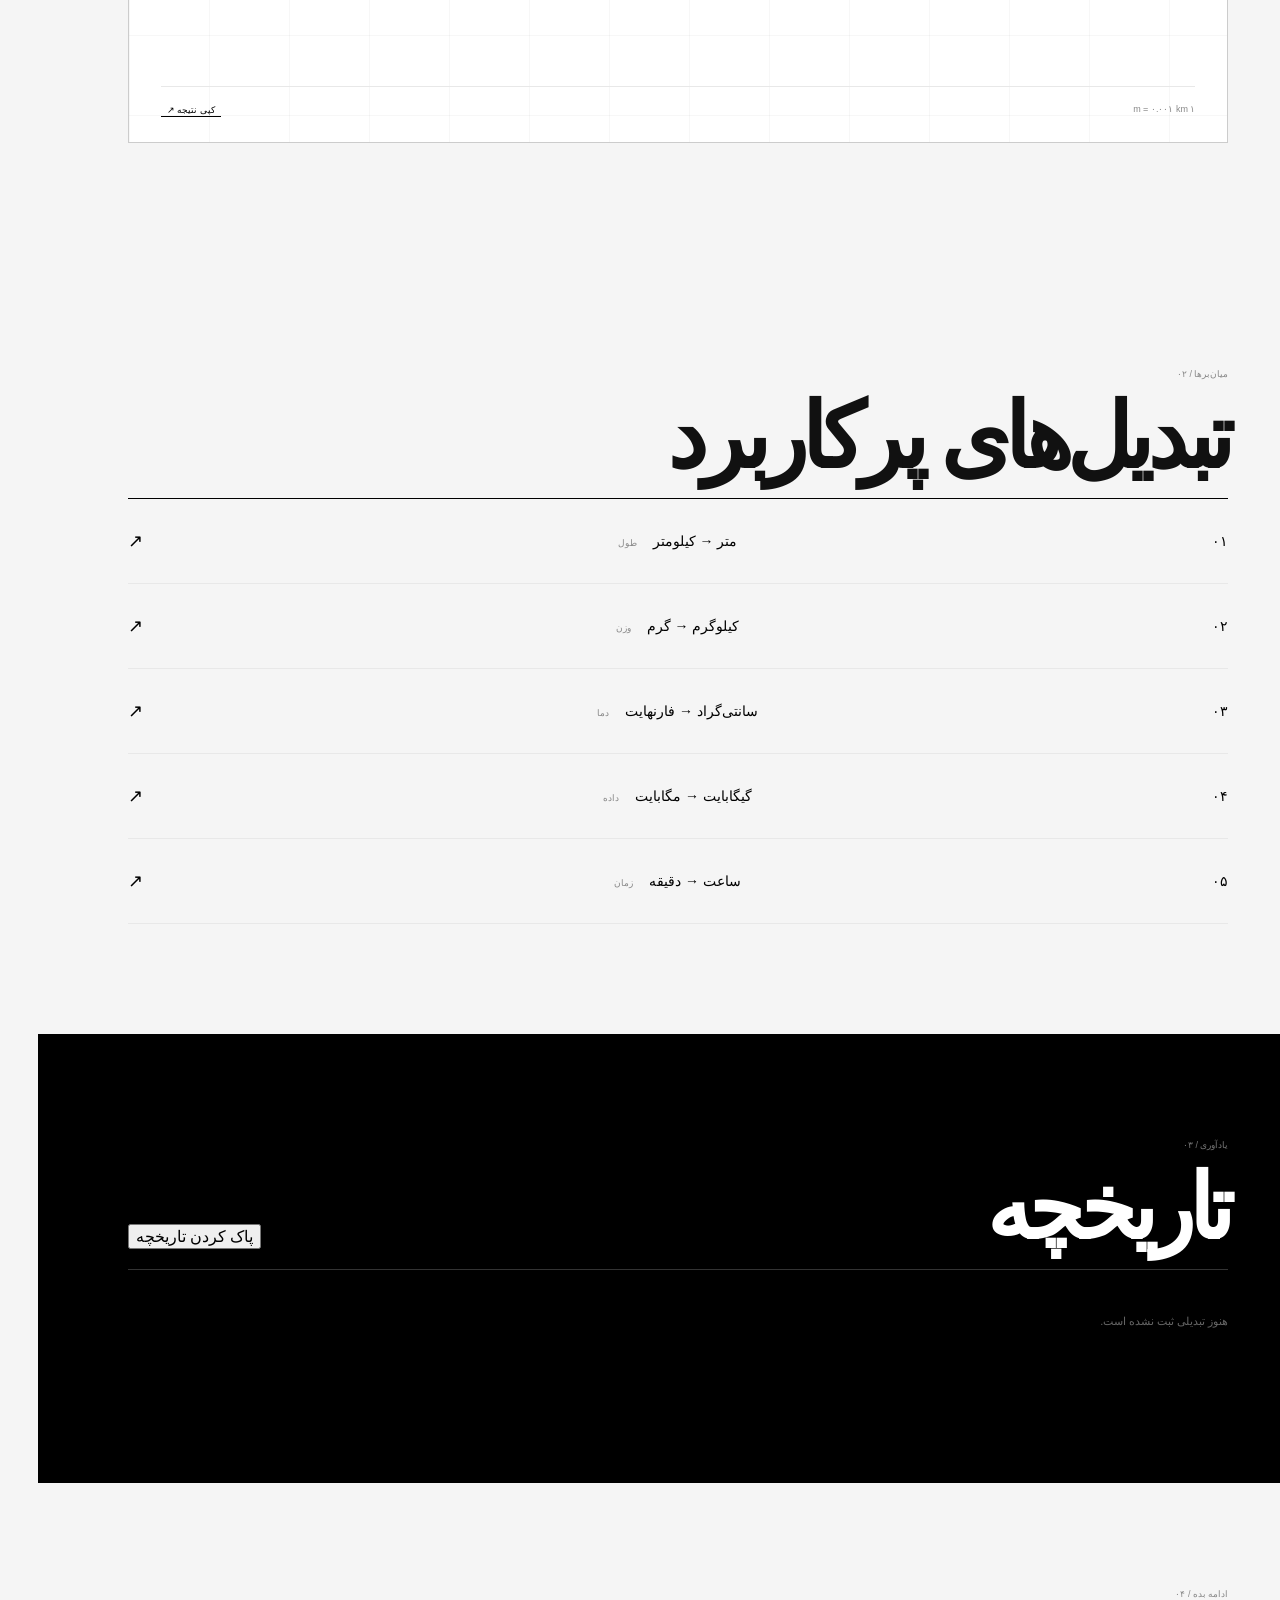
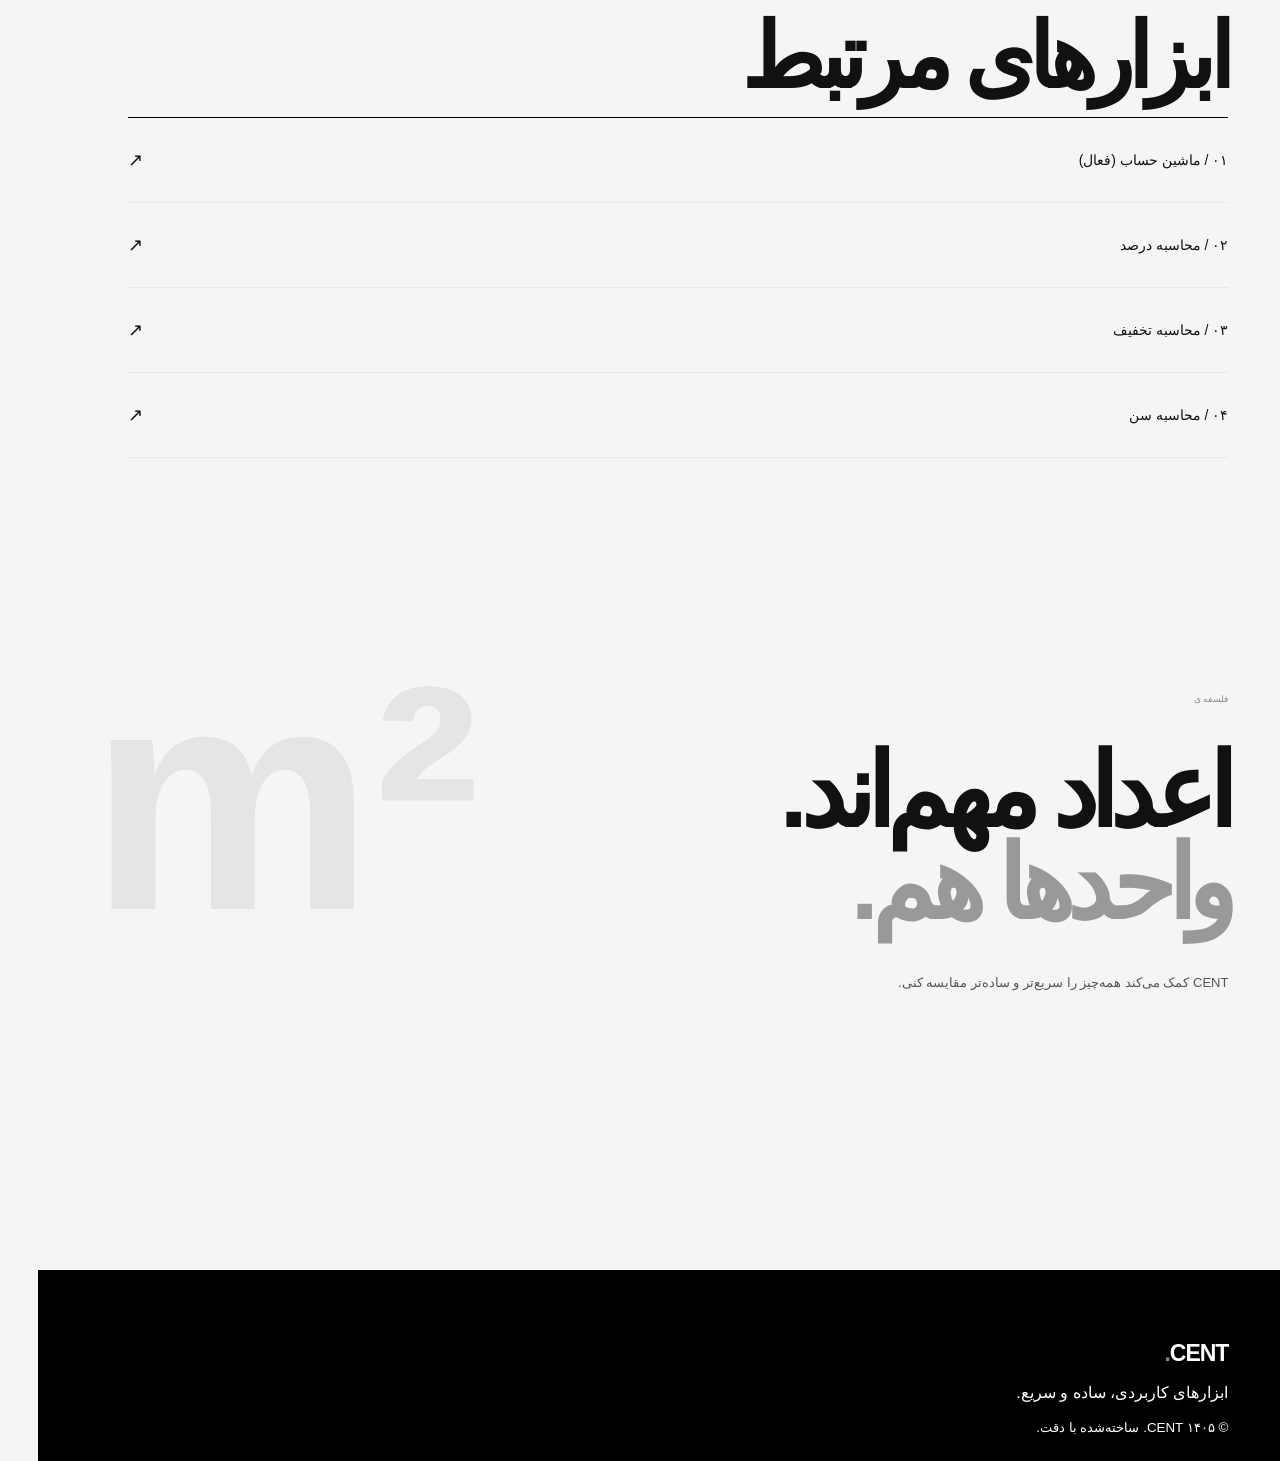
<file: hamrah-converter-v2/converter.html>
<!doctype html><html lang="fa" dir="rtl"><head><meta charset="utf-8"><meta name="viewport" content="width=device-width,initial-scale=1"><title>CENT — تبدیل واحد</title><link rel="stylesheet" href="converter.css"></head><body>
<header class="header"><a class="logo" href="../index.html">CENT<span>.</span></a><nav><a href="../home/index.html">خانه</a><button id="menuBtn" aria-expanded="false">ابزارها⌄</button><a href="../study-timer/timer.html">مطالعه</a><a href="../index.html#design">طراحی</a><a href="../index.html#notes">یادداشت</a><a href="../hamrah-about-v1/about.html">درباره</a></nav><button class="mobile-menu" id="mobileMenu">منو</button></header>
<div class="backdrop" id="backdrop"></div><aside class="mega" id="mega" aria-hidden="true"><button id="closeMenu">×</button><div class="mega-title"><small>کتابخانه</small><h2>ابزارت را انتخاب کن.</h2></div><div class="mega-grid"><section><b>ابزارها</b><a href="../hamrah-calculator/ma_he.html">ماشین حساب(فعال)</a><a class="current" href="../hamrah-converter-v2/converter.html">تبدیل واحد(فعال)</a><a href="../index.html#tools-preview">محاسبه درصد</a><a href="../index.html#tools-preview">محاسبه سن</a><a href="../index.html#tools-preview">محاسبه تخفیف</a></section><section><b>مطالعه</b><a href="../study-timer/timer.html">تایمر مطالعه(فعال)</a><a href="../study-timer/timer.html">پومودورو</a><a href="../index.html#study">برنامه‌ریزی</a></section><section><b>طراحی</b><a href="../index.html#design">Color Lab</a><a href="../index.html#design">Gradient Maker</a><a href="../index.html#design">پالت رنگ</a></section><section><b>یادداشت</b><a href="../index.html#notes">یادداشت جدید</a><a href="../index.html#notes">یادداشت‌های من</a></section></div></aside>
<main><section class="hero"><div class="ghost">km</div><div><small class="kicker">ابزارها / تبدیل واحد</small><h1><span>تبدیل کن.</span><span>سریع‌تر.</span></h1><p>واحدها را بدون پیچیدگی به یکدیگر تبدیل کن.</p></div><div class="hero-meta"><span>دقت محاسبه</span><strong>۱۲ رقم معنی‌دار</strong><span>به‌روزرسانی</span><strong>هم‌زمان</strong></div></section>
<section class="workspace" id="converter"><div class="heading"><div><small>Precision Tool / ۰۱</small><h2>یک مقدار.<br><em>دو واحد.</em></h2></div><p>دسته را انتخاب کن، مقدار را وارد کن و نتیجه را همان لحظه ببین.</p></div><div class="tabs" id="tabs"></div>
<div class="instrument"><div class="instrument-top"><span>تبدیل زنده</span><span id="status" aria-live="polite">آماده</span></div><div class="conversion"><div class="side"><label for="input">از</label><div class="field"><input id="input" value="1" inputmode="decimal"><select id="from"></select></div><small>مقدار ورودی</small></div><button class="swap" id="swap" aria-label="جابه‌جایی واحدها">⇄</button><div class="side"><label>به</label><div class="field"><output id="result" aria-live="polite">۱</output><select id="to"></select></div><small>نتیجه‌ی تبدیل</small></div></div><div class="instrument-bottom"><span id="formula">۱ متر = ۱ متر</span><button id="copy">کپی نتیجه ↗</button></div></div></section>
<section class="block"><div class="section-head"><div><small>میان‌برها / ۰۲</small><h2>تبدیل‌های پرکاربرد</h2></div></div><div id="popular" class="rows"></div></section>
<section class="block history"><div class="section-head"><div><small>یادآوری / ۰۳</small><h2>تاریخچه</h2></div><button id="clear">پاک کردن تاریخچه</button></div><div id="history"></div></section>
<section class="block"><div class="section-head"><div><small>ادامه بده / ۰۴</small><h2>ابزارهای مرتبط</h2></div></div><div class="rows"><a href="../hamrah-calculator/ma_he.html">۰۱ / ماشین حساب (فعال)<b>↗</b></a><a href="../index.html#tools-preview">۰۲ / محاسبه درصد <b>↗</b></a><a href="../index.html#tools-preview">۰۳ / محاسبه تخفیف <b>↗</b></a><a href="../index.html#tools-preview">۰۴ / محاسبه سن <b>↗</b></a></div></section>
<section class="philosophy"><small>فلسفه ی</small><div class="ghost">m²</div><h2>اعداد مهم‌اند.<br><em>واحدها هم.</em></h2><p>CENT کمک می‌کند همه‌چیز را سریع‌تر و ساده‌تر مقایسه کنی.</p></section></main>
<footer><div><a class="logo">CENT<span>.</span></a><p>ابزارهای کاربردی، ساده و سریع.</p></div><nav><a href="../home/index.html"></a><a href="../index.html#tools-preview"></a><a href="../study-timer/timer.html"></a><a href="../index.html#desi"></a><a href="../index.html#notes"></a><a href="../index.html#about"></a></nav><small>© ۱۴۰۵ CENT. ساخته‌شده با دقت.</small></footer><script src="converter.js"></script></body></html>
</file>
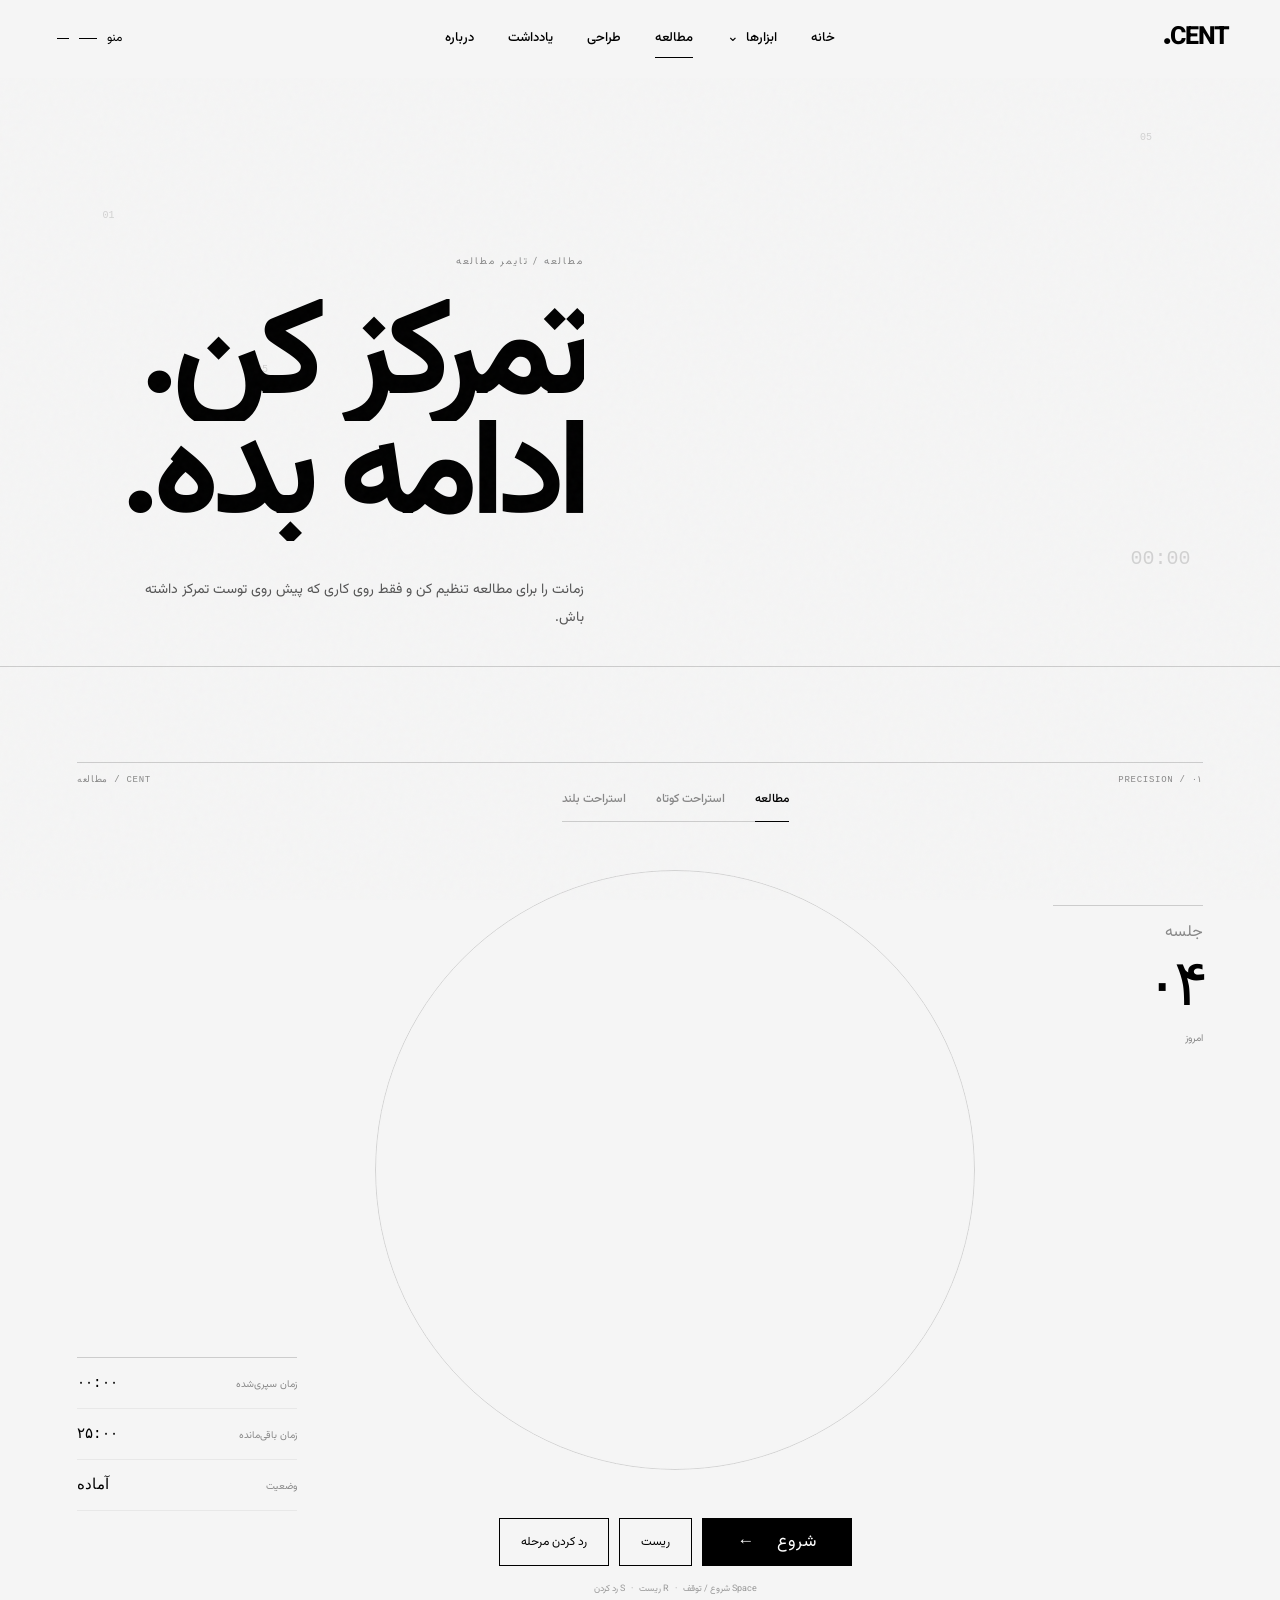
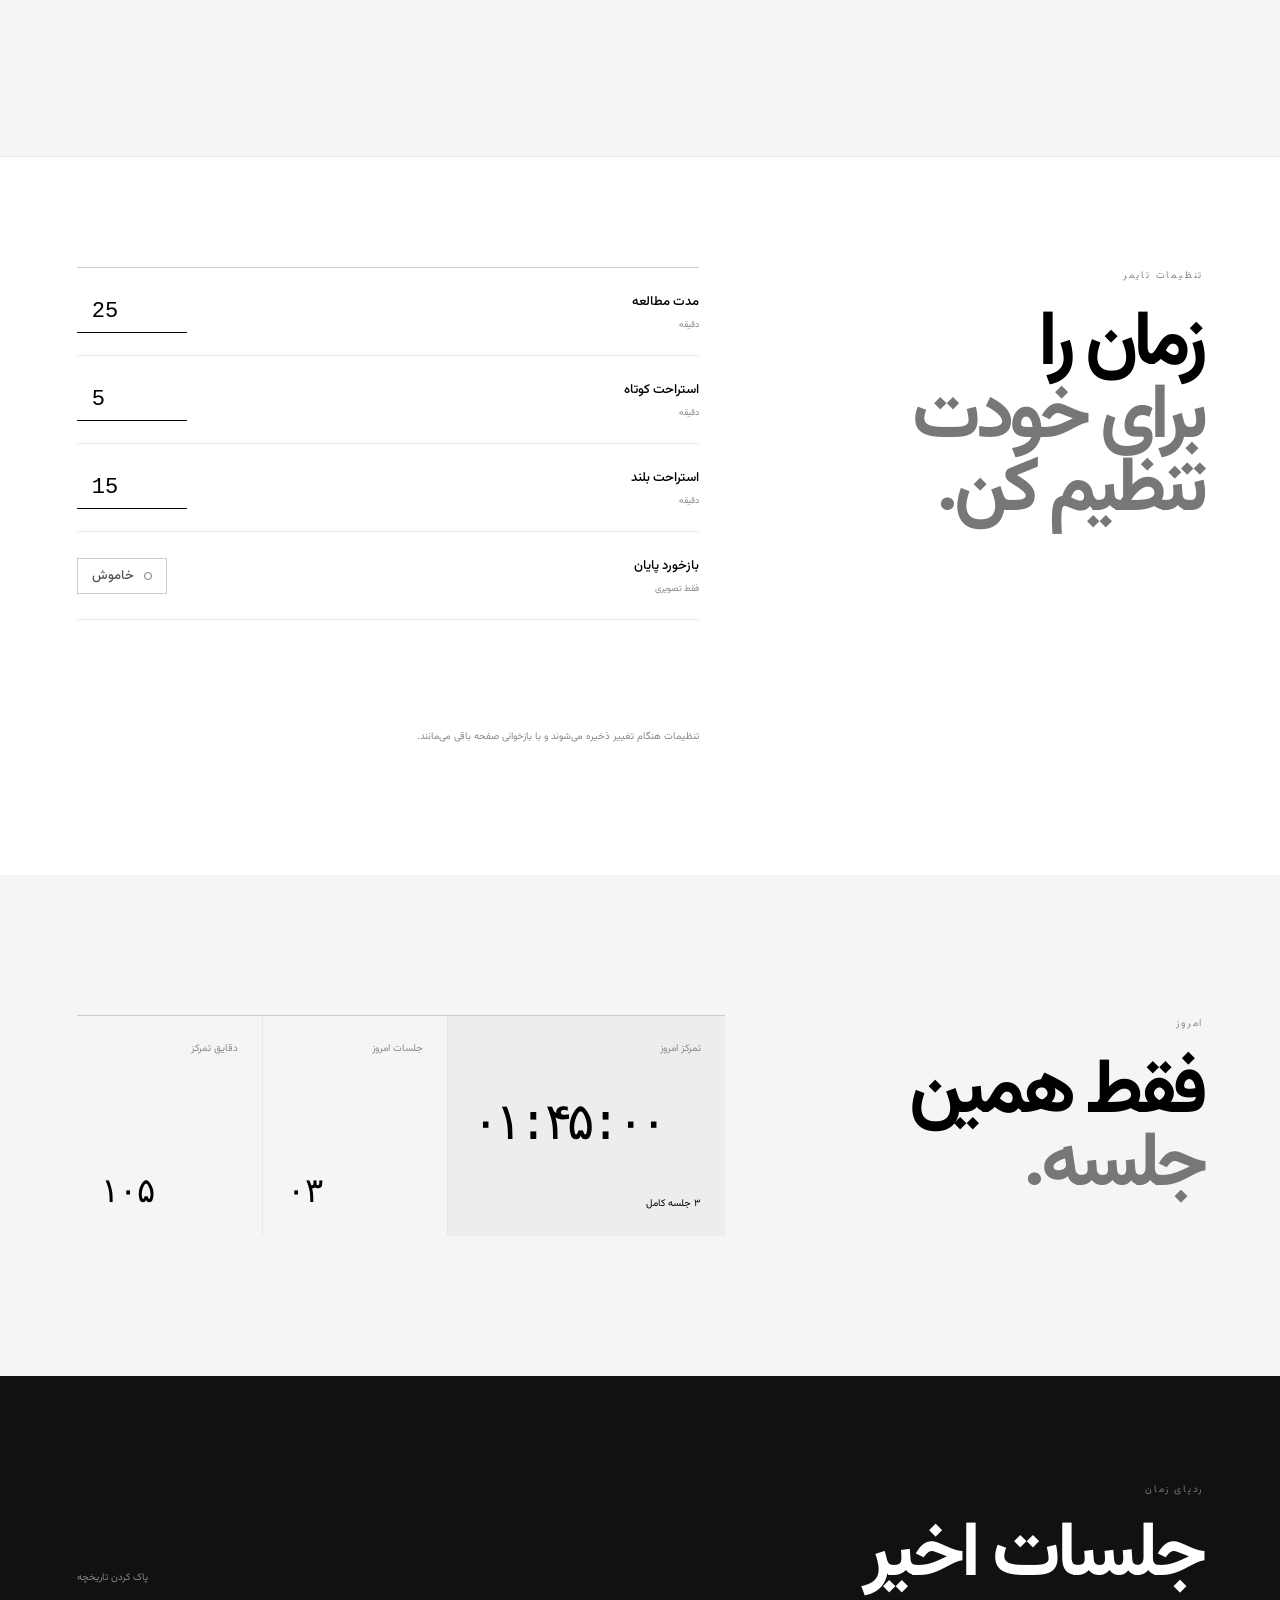
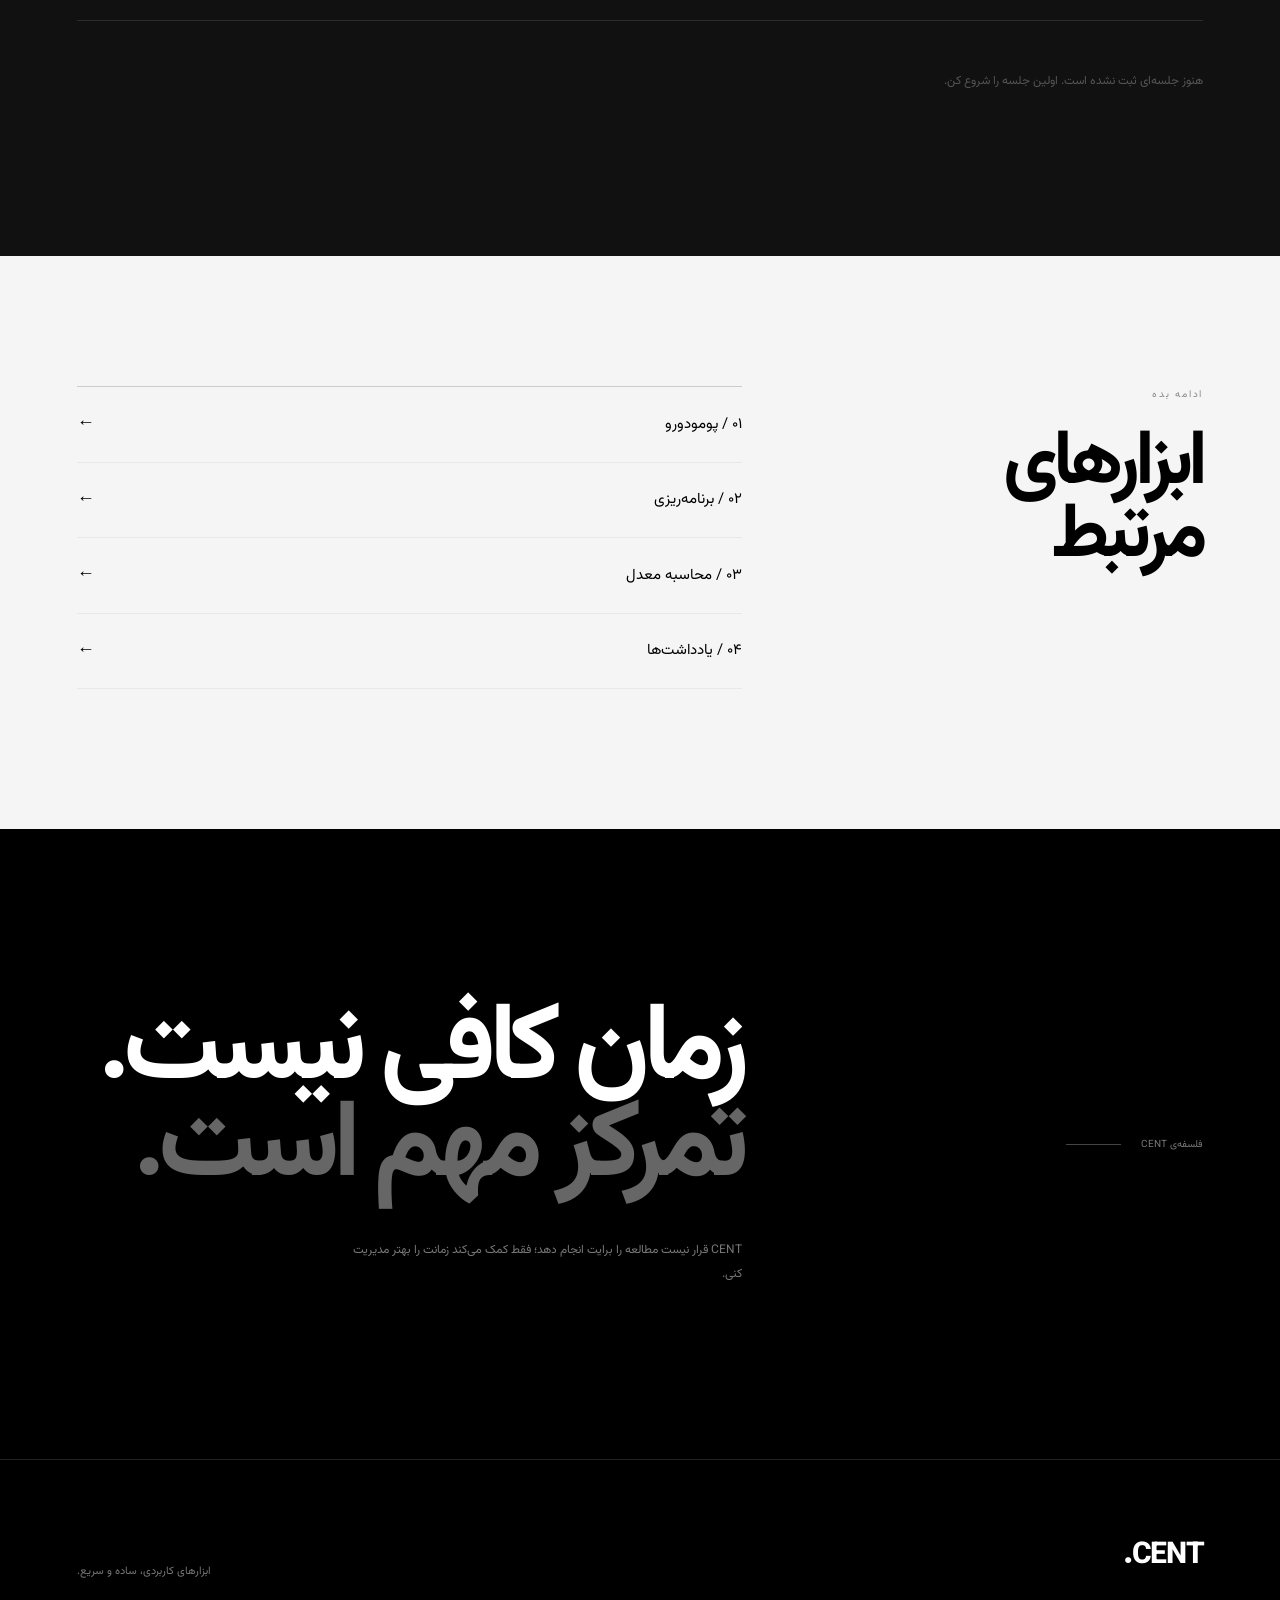
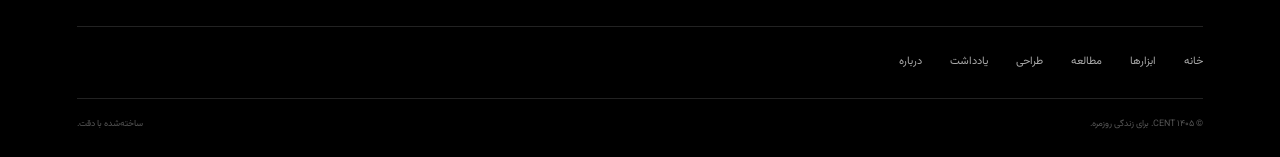
<file: study-timer/timer.html>
<!doctype html>
<html lang="fa" dir="rtl">
<head>
  <meta charset="UTF-8" />
  <meta name="viewport" content="width=device-width, initial-scale=1.0" />
  <meta name="description" content="تایمر مطالعه CENT؛ یک ابزار حرفه‌ای برای تمرکز و مدیریت زمان مطالعه." />
  <title>تایمر مطالعه — CENT</title>
  <link rel="preconnect" href="https://fonts.googleapis.com">
  <link rel="preconnect" href="https://fonts.gstatic.com" crossorigin>
  <link href="https://fonts.googleapis.com/css2?family=Vazirmatn:wght@300;400;500;600;700;800&display=swap" rel="stylesheet">
  <link rel="stylesheet" href="../style.css" />
  <link rel="stylesheet" href="timer.css" />
</head>
<body class="timer-page">
  <div class="noise" aria-hidden="true"></div>
  <header class="site-header" id="siteHeader">
    <a class="brand" href="../timer.html" aria-label="CENT، صفحه اصلی">CENT<span class="brand-dot">.</span></a>
    <nav class="desktop-nav" aria-label="ناوبری اصلی">
      <a class="nav-link" href="../home/index.html">خانه</a>
      <button class="nav-link menu-trigger" type="button" aria-expanded="false" aria-controls="megaMenu">ابزارها <span class="chevron">⌄</span></button>
      <a class="nav-link active" href="./timer.html">مطالعه</a>
      <a class="nav-link" href="../timer.html#design">طراحی</a>
      <a class="nav-link" href="../timer.html#notes">یادداشت</a>
      <a class="nav-link" href="../timer.html#about">درباره</a>
    </nav>
    <button class="menu-button" id="menuButton" type="button" aria-expanded="false" aria-controls="megaMenu"><span>منو</span><i></i><i></i></button>
  </header>

  <div class="mega-overlay" id="megaOverlay"></div>
  <aside class="mega-menu" id="megaMenu" aria-hidden="true">
    <div class="mega-inner">
      <div class="mega-top"><div><span class="eyebrow">کتابخانه‌</span><h2>چیزی که لازم داری، همین‌جاست.</h2></div><button class="close-menu" id="closeMenu" type="button" aria-label="بستن منو">×</button></div>
      <div class="mega-grid">
        <section class="mega-col">
          <button class="accordion-head" type="button">ابزارها <span>+</span></button>
          <div class="accordion-body"><a href="../hamrah-calculator/ma_he.html">ماشین حساب(فعال)</a><a href="../hamrah-converter-v2/converter.html">تبدیل واحد(فعال)</a><a href="../percentage/index.html">محاسبه درصد</a><a href="../age/index.html">محاسبه سن</a><a href="../discount/index.html">محاسبه تخفیف</a></div>
        </section>
        <section class="mega-col active-category">
          <button class="accordion-head" type="button">مطالعه <span>+</span></button>
          <div class="accordion-body"><a class="current-tool" href="../study-timer/timer.html" aria-current="page">تایمر مطالعه(فعال)</a><a href="../pomodoro/index.html">پومودورو</a><a href="../planner/index.html">برنامه‌ریزی</a><a href="../gpa/index.html">محاسبه معدل</a></div>
        </section>
        <section class="mega-col"><button class="accordion-head" type="button">طراحی <span>+</span></button><div class="accordion-body"><a href="../color-lab/index.html">Color Lab</a><a href="../gradient-maker/index.html">Gradient Maker</a><a href="../palette/index.html">پالت رنگ</a></div></section>
        <section class="mega-col"><button class="accordion-head" type="button">یادداشت <span>+</span></button><div class="accordion-body"><a href="../notes/index.html">یادداشت جدید</a><a href="../notes/index.html">یادداشت‌های من</a><a href="../todo/index.html">فهرست کارها</a></div></section>
      </div>
      <div class="mega-footer"><span>برای شروع فقط یکی را انتخاب کن.</span><span class="menu-index">۰۲ / ۰۴</span></div>
    </div>
  </aside>

  <main id="top">
    <section class="timer-intro section-pad">
      <div class="precision-grid" aria-hidden="true"><span>01</span><span>25</span><span>05</span><span>00:00</span></div>
      <div class="timer-intro-copy">
        <span class="eyebrow timer-label reveal">مطالعه / تایمر مطالعه</span>
        <h1 class="timer-title reveal-title"><span>تمرکز کن.</span><span>ادامه بده.</span></h1>
        <p class="timer-intro-text reveal">زمانت را برای مطالعه تنظیم کن و فقط روی کاری که پیش روی توست تمرکز داشته باش.</p>
      </div>
      <div class="intro-rule" aria-hidden="true"></div>
    </section>

    <section class="focus-instrument section-pad" aria-labelledby="timerHeading">
      <div class="instrument-meta reveal"><span>PRECISION / ۰۱</span><span>CENT / مطالعه</span></div>
      <div class="instrument-layout">
        <div class="timer-side-note reveal"><span>جلسه</span><strong id="sessionNumber">۰۱</strong><small>امروز</small></div>
        <div class="timer-instrument">
          <div class="mode-switch" role="tablist" aria-label="حالت تایمر">
            <button class="mode-button active" type="button" role="tab" aria-selected="true" data-mode="study">مطالعه</button>
            <button class="mode-button" type="button" role="tab" aria-selected="false" data-mode="short">استراحت کوتاه</button>
            <button class="mode-button" type="button" role="tab" aria-selected="false" data-mode="long">استراحت بلند</button>
          </div>
          <div class="timer-ring" id="timerRing" aria-hidden="true"><div class="timer-ring-inner"><span class="timer-status" id="timerStatus">آماده</span><div class="timer-display" id="timerDisplay" aria-live="off">۲۵:۰۰</div><span class="timer-mode-label" id="timerModeLabel">مطالعه</span></div></div>
          <div class="timer-controls" aria-label="کنترل‌های تایمر">
            <button class="button button-dark timer-main-button magnetic" id="startPause" type="button"><span id="startPauseText">شروع</span><span aria-hidden="true">←</span></button>
            <button class="button button-light" id="resetTimer" type="button">ریست</button>
            <button class="button button-light" id="skipTimer" type="button">رد کردن مرحله</button>
          </div>
          <p class="keyboard-hint">Space شروع / توقف&nbsp;&nbsp; · &nbsp;&nbsp;R ریست&nbsp;&nbsp; · &nbsp;&nbsp;S رد کردن</p>
        </div>
        <div class="timer-readout reveal">
          <div><span>زمان سپری‌شده</span><strong id="elapsedTime">۰۰:۰۰</strong></div>
          <div><span>زمان باقی‌مانده</span><strong id="remainingTime">۲۵:۰۰</strong></div>
          <div><span>وضعیت</span><strong id="statusReadout">آماده</strong></div>
        </div>
      </div>
    </section>

    <section class="settings-section section-pad" id="settings">
      <div class="section-intro reveal"><span class="eyebrow">تنظیمات تایمر</span><h2>زمان را<br><em>برای خودت تنظیم کن.</em></h2></div>
      <div class="settings-grid">
        <label class="setting-row"><span><b>مدت مطالعه</b><small>دقیقه</small></span><input id="studyMinutes" type="number" min="1" max="180" step="1" inputmode="numeric" value="25" aria-label="مدت مطالعه به دقیقه"></label>
        <label class="setting-row"><span><b>استراحت کوتاه</b><small>دقیقه</small></span><input id="shortMinutes" type="number" min="1" max="60" step="1" inputmode="numeric" value="5" aria-label="مدت استراحت کوتاه به دقیقه"></label>
        <label class="setting-row"><span><b>استراحت بلند</b><small>دقیقه</small></span><input id="longMinutes" type="number" min="1" max="90" step="1" inputmode="numeric" value="15" aria-label="مدت استراحت بلند به دقیقه"></label>
        <div class="setting-row setting-audio"><span><b>بازخورد پایان</b><small>فقط تصویری</small></span><button id="feedbackToggle" class="switch" type="button" role="switch" aria-checked="false"><span></span><b>خاموش</b></button></div>
      </div>
      <p class="setting-note" id="settingNote" aria-live="polite">تنظیمات هنگام تغییر ذخیره می‌شوند و با بازخوانی صفحه باقی می‌مانند.</p>
    </section>

    <section class="daily-section section-pad">
      <div class="daily-heading reveal"><span class="eyebrow">امروز</span><h2>فقط همین<br><em>جلسه.</em></h2></div>
      <div class="daily-layout">
        <div class="daily-focus"><span>تمرکز امروز</span><strong id="focusToday">۰۱:۴۵:۰۰</strong><small id="completedToday">۳ جلسه کامل</small></div>
        <div class="daily-stat"><span>جلسات امروز</span><strong id="sessionsToday">۰۳</strong></div>
        <div class="daily-stat"><span>دقایق تمرکز</span><strong id="focusMinutesToday">۱۰۵</strong></div>
      </div>
    </section>

    <section class="history-section section-pad">
      <div class="history-heading"><div><span class="eyebrow">ردپای زمان</span><h2>جلسات اخیر</h2></div><button class="text-button" id="clearHistory" type="button">پاک کردن تاریخچه</button></div>
      <div class="session-history" id="sessionHistory" aria-live="polite"></div>
    </section>

    <section class="related-section section-pad">
      <div class="related-heading reveal"><span class="eyebrow">ادامه بده</span><h2>ابزارهای مرتبط</h2></div>
      <nav class="related-list" aria-label="ابزارهای مرتبط">
        <a href="../pomodoro/index.html"><span>۰۱ / پومودورو</span><b>←</b></a>
        <a href="../planner/index.html"><span>۰۲ / برنامه‌ریزی</span><b>←</b></a>
        <a href="../gpa/index.html"><span>۰۳ / محاسبه معدل</span><b>←</b></a>
        <a href="../notes/index.html"><span>۰۴ / یادداشت‌ها</span><b>←</b></a>
      </nav>
    </section>

    <section class="timer-philosophy section-pad">
      <div class="philosophy-marker"><span>فلسفه‌ی CENT</span><i></i></div>
      <div><h2><span>زمان کافی نیست.</span><span>تمرکز مهم است.</span></h2><p>CENT قرار نیست مطالعه را برایت انجام دهد؛ فقط کمک می‌کند زمانت را بهتر مدیریت کنی.</p></div>
    </section>
  </main>

  <footer class="footer section-pad">
    <div class="footer-main"><a class="brand footer-brand" href="../timer.html">CENT<span class="brand-dot">.</span></a><p>ابزارهای کاربردی، ساده و سریع.</p></div>
    <nav class="footer-links" aria-label="پیوندهای پایانی"><a href="../home/index.html">خانه</a><a href="../timer.html#tools">ابزارها</a><a href="./timer.html">مطالعه</a><a href="../timer.html#design">طراحی</a><a href="../timer.html#notes">یادداشت</a><a href="../timer.html#about">درباره</a></nav>
    <div class="footer-bottom"><span>© ۱۴۰۵ CENT. برای زندگی روزمره.</span><span>ساخته‌شده با دقت.</span></div>
  </footer>
  <script src="timer.js"></script>
</body>
</html>
</file>
<file: style.css>
:root{--black:#000;--ink:#111;--deep:#1a1a1a;--gray:#555;--mid:#888;--line:#ccc;--soft:#e8e8e8;--paper:#f5f5f5;--white:#fff;--ease:cubic-bezier(.22,1,.36,1)}
*{box-sizing:border-box}html{scroll-behavior:smooth}body{margin:0;background:var(--paper);color:var(--ink);font-family:"Vazirmatn",sans-serif;line-height:1.7;overflow-x:hidden}body.menu-open{overflow:hidden}a{text-decoration:none;color:inherit}button{font:inherit;color:inherit}.noise{position:fixed;inset:0;pointer-events:none;opacity:.035;z-index:50;background-image:url("data:image/svg+xml,%3Csvg viewBox='0 0 180 180' xmlns='http://www.w3.org/2000/svg'%3E%3Cfilter id='n'%3E%3CfeTurbulence type='fractalNoise' baseFrequency='.9' numOctaves='3' stitchTiles='stitch'/%3E%3C/filter%3E%3Crect width='100%25' height='100%25' filter='url(%23n)' opacity='.7'/%3E%3C/svg%3E")}.section-pad{padding-inline:clamp(24px,6vw,96px)}
.site-header{position:fixed;top:0;right:0;left:0;height:78px;z-index:60;display:grid;grid-template-columns:1fr auto 1fr;align-items:center;padding:0 clamp(24px,4vw,64px);background:rgba(245,245,245,.78);border-bottom:1px solid transparent;backdrop-filter:blur(18px);transition:.4s var(--ease)}.site-header.scrolled{border-color:var(--soft);height:68px}.brand{font-size:25px;font-weight:800;letter-spacing:-1.4px;justify-self:start}.brand-dot{font-size:34px;line-height:0}.desktop-nav{display:flex;gap:34px;align-items:center}.nav-link{position:relative;border:0;background:none;font-size:13px;font-weight:500;padding:10px 0;cursor:pointer}.nav-link:after{content:"";position:absolute;bottom:2px;right:0;width:0;height:1px;background:var(--black);transition:.35s var(--ease)}.nav-link:hover:after,.nav-link.active:after{width:100%}.chevron{display:inline-block;margin-right:4px;font-size:14px;transition:.3s}.menu-trigger[aria-expanded=true] .chevron{transform:rotate(180deg)}.menu-button{justify-self:end;border:0;background:none;cursor:pointer;display:flex;align-items:center;gap:10px;font-size:12px}.menu-button i{display:block;width:18px;height:1px;background:var(--black);transition:.35s var(--ease)}.menu-button i:last-child{width:12px}.menu-button[aria-expanded=true] i:first-of-type{transform:translateY(3px) rotate(45deg)}.menu-button[aria-expanded=true] i:last-of-type{transform:translateY(-3px) rotate(-45deg);width:18px}
.mega-overlay{position:fixed;inset:0;background:rgba(0,0,0,.28);z-index:58;opacity:0;pointer-events:none;transition:.5s}.mega-overlay.open{opacity:1;pointer-events:auto}.mega-menu{position:fixed;top:78px;right:0;left:0;z-index:59;background:var(--white);transform:translateY(-18px);opacity:0;visibility:hidden;border-bottom:1px solid var(--soft);transition:.6s var(--ease)}.mega-menu.open{transform:translateY(0);opacity:1;visibility:visible}.mega-inner{padding:36px clamp(24px,6vw,96px) 24px}.mega-top{display:flex;justify-content:space-between;align-items:flex-start;margin-bottom:32px}.eyebrow{display:block;font-size:10px;text-transform:uppercase;letter-spacing:1.8px;color:var(--mid);margin-bottom:9px}.mega-top h2{font-size:clamp(23px,3vw,40px);line-height:1.3;letter-spacing:-1.7px;margin:0}.close-menu{border:1px solid var(--line);background:none;width:42px;height:42px;border-radius:50%;cursor:pointer;font-size:26px;line-height:1;transition:.3s}.close-menu:hover{background:var(--black);color:var(--white);transform:rotate(90deg)}.mega-grid{display:grid;grid-template-columns:repeat(4,1fr);border-top:1px solid var(--soft)}.mega-col{padding:22px 18px;border-left:1px solid var(--soft)}.mega-col:last-child{border-left:0}.accordion-head{background:none;border:0;padding:0;width:100%;display:flex;justify-content:space-between;font-size:15px;font-weight:700;text-align:right}.accordion-head span{display:none}.accordion-body{display:grid;gap:8px;margin-top:17px}.accordion-body a{font-size:13px;color:var(--gray);width:max-content;position:relative}.accordion-body a:after{content:"";position:absolute;bottom:-2px;right:0;width:0;height:1px;background:var(--black);transition:.3s}.accordion-body a:hover{color:var(--black)}.accordion-body a:hover:after{width:100%}.mega-footer{border-top:1px solid var(--soft);padding-top:15px;display:flex;justify-content:space-between;font-size:10px;color:var(--mid)}
.hero{min-height:100svh;position:relative;display:grid;grid-template-columns:1.1fr .9fr;align-items:center;gap:6vw;padding-top:100px;overflow:hidden}.hero-grid-line{position:absolute;background:var(--soft);opacity:.7}.line-a{width:1px;top:0;bottom:0;right:55%}.line-b{height:1px;left:0;right:0;top:57%}.hero-orb{position:absolute;border:1px solid #aaa;border-radius:50%;pointer-events:none}.orb-one{width:420px;height:420px;left:-170px;top:10%;opacity:.35}.orb-two{width:180px;height:180px;right:42%;bottom:-60px;opacity:.4}.hero-content{position:relative;z-index:2}.hero-kicker{font-size:11px;color:var(--gray);display:flex;align-items:center;gap:8px;margin-bottom:26px}.status-dot{width:6px;height:6px;background:var(--black);border-radius:50%;animation:pulse 2s infinite}.hero-title{font-size:clamp(55px,7.7vw,132px);line-height:1.04;letter-spacing:-6px;margin:0;max-width:1000px}.hero-title span{display:block;overflow:hidden}.hero-title span:nth-child(2){padding-right:8vw}.hero-sub{font-size:clamp(15px,1.5vw,20px);color:var(--gray);margin:28px 0 30px;max-width:450px}.hero-actions{display:flex;gap:10px;align-items:center}.button{min-height:50px;padding:0 21px;display:inline-flex;align-items:center;justify-content:center;gap:22px;border:1px solid var(--black);font-size:12px;cursor:pointer;transition:.45s var(--ease);position:relative;overflow:hidden}.button span{font-size:17px;transition:.4s}.button-dark{background:var(--black);color:var(--white)}.button-light{background:transparent}.button:hover{transform:translateY(-3px)}.button:hover span{transform:translateX(-5px)}.hero-preview{position:relative;z-index:2;width:min(100%,540px);aspect-ratio:1/.9;background:var(--white);border:1px solid var(--line);box-shadow:0 25px 70px rgba(0,0,0,.08);justify-self:end;transform:rotate(1.2deg)}.preview-top,.preview-footer{position:absolute;left:22px;right:22px;display:flex;justify-content:space-between;font-size:9px;color:var(--mid);letter-spacing:.3px}.preview-top{top:19px}.preview-footer{bottom:18px}.preview-footer span:last-child{color:var(--black)}.preview-core{position:absolute;inset:18% 20%;display:grid;place-items:center}.core-ring{position:absolute;width:68%;aspect-ratio:1;border:1px solid var(--line);border-radius:50%;animation:spin 18s linear infinite}.core-ring:before,.core-ring:after{content:"";position:absolute;inset:12%;border:1px dashed #aaa;border-radius:50%}.core-ring:after{inset:30%;border-style:solid}.core-center{font-size:18px;font-weight:700;letter-spacing:-1px}.preview-label{position:absolute;padding:9px 12px;border:1px solid var(--soft);background:rgba(255,255,255,.9);font-size:10px;display:flex;gap:18px}.preview-label b{font-weight:400;color:var(--mid)}.label-one{right:7%;top:30%}.label-two{left:5%;top:55%}.label-three{right:14%;bottom:18%}.scroll-note{position:absolute;bottom:30px;left:50%;transform:translateX(-50%);font-size:9px;color:var(--mid);display:flex;flex-direction:column;align-items:center;gap:8px}.scroll-note i{height:28px;width:1px;background:var(--black);animation:scrollLine 1.8s infinite}
.universe{padding-top:150px;padding-bottom:170px;background:var(--white)}.section-head{display:grid;grid-template-columns:1fr 1fr;align-items:end;border-bottom:1px solid var(--line);padding-bottom:24px}.section-head p{font-size:14px;color:var(--gray);max-width:500px;margin:0;justify-self:end}.universe-stage{height:660px;position:relative;margin-top:30px;border-bottom:1px solid var(--soft)}.universe-stage:before{content:"";position:absolute;inset:10% 19%;border:1px solid var(--soft);border-radius:50%;animation:spin 30s linear infinite}.universe-stage:after{content:"";position:absolute;inset:24% 31%;border:1px solid #ddd;border-radius:50%}.universe-center{position:absolute;inset:0;margin:auto;width:230px;height:230px;border-radius:50%;background:var(--black);color:var(--white);display:flex;flex-direction:column;align-items:center;justify-content:center;text-align:center;z-index:2;box-shadow:0 30px 80px rgba(0,0,0,.16)}.center-small{font-size:10px;color:#aaa}.universe-center strong{font-size:42px;letter-spacing:-3px}.universe-center small{font-size:9px;color:#aaa}.center-line{width:34px;height:1px;background:#666;margin:12px 0}.tool-orbit{position:absolute;right:var(--x);top:var(--y);transform:translate(50%,-50%);border:1px solid var(--line);background:var(--paper);padding:13px 18px;min-width:126px;text-align:right;font-size:12px;cursor:pointer;display:flex;justify-content:space-between;gap:20px;transition:.5s var(--ease);z-index:3}.tool-orbit span{font-size:9px;color:var(--mid)}.tool-orbit:hover,.tool-orbit.active-tool{background:var(--black);color:var(--white);border-color:var(--black);transform:translate(50%,-50%) scale(1.05)}.tool-orbit:hover span,.tool-orbit.active-tool span{color:#aaa}.tool-detail{position:absolute;bottom:20px;right:0;width:260px;border-top:1px solid var(--black);padding-top:13px}.tool-detail span{font-size:9px;color:var(--mid)}.tool-detail strong{display:block;font-size:21px;margin:2px 0}.tool-detail p{font-size:11px;color:var(--gray);margin:0 0 10px}.tool-detail a{font-size:10px;border-bottom:1px solid var(--black);padding-bottom:2px}
.philosophy{min-height:130vh;background:var(--black);color:var(--white);display:grid;grid-template-columns:1.1fr .9fr;gap:8vw;padding-top:180px;padding-bottom:180px}.philosophy-sticky{align-self:start;position:sticky;top:130px;height:max-content}.philosophy .eyebrow{color:#888}.philosophy h2{font-size:clamp(55px,7vw,110px);line-height:1.02;letter-spacing:-5px;margin:25px 0 40px}.line-reveal{display:block;clip-path:inset(0 100% 0 0);transition:clip-path 1.2s var(--ease)}.line-reveal.visible{clip-path:inset(0 0 0 0)}.philosophy-caption{color:#888;max-width:330px;font-size:12px}.principles{padding-top:25vh}.principle{min-height:38vh;border-top:1px solid #333;padding-top:18px;display:grid;grid-template-columns:45px 1fr;grid-template-rows:auto auto;column-gap:15px;align-content:start}.principle span{font-size:9px;color:#777}.principle h3{font-size:52px;letter-spacing:-3px;margin:0;grid-column:2}.principle p{font-size:12px;color:#888;max-width:300px;grid-column:2;margin-top:12px}
.featured{padding-top:170px;padding-bottom:180px}.featured-heading{display:flex;align-items:end;justify-content:space-between;margin-bottom:65px}.featured-heading h2{font-size:clamp(42px,6vw,86px);line-height:1;letter-spacing:-4px;margin:0;text-align:left}.featured-heading em{font-style:normal;color:#999}.featured-layout{display:grid;grid-template-columns:1.15fr .85fr 1fr;grid-auto-rows:minmax(230px,auto);gap:1px;background:var(--line);border:1px solid var(--line)}.feature-item{background:var(--paper);min-height:250px;padding:25px;position:relative;display:flex;flex-direction:column;justify-content:space-between;overflow:hidden;transition:.55s var(--ease)}.feature-item:before{content:"";position:absolute;inset:0;border:1px solid transparent;transition:.45s}.feature-item:hover{background:var(--white);transform:translate(-4px,-4px);z-index:2;box-shadow:12px 15px 30px rgba(0,0,0,.08)}.feature-item:hover:before{border-color:var(--black)}.feature-no{font-size:9px;color:var(--mid)}.feature-item small{font-size:10px;color:var(--mid)}.feature-item h3{font-size:31px;letter-spacing:-1.5px;margin:4px 0}.feature-item p{font-size:11px;color:var(--gray);margin:0}.feature-arrow{position:absolute;left:24px;bottom:23px;font-size:19px;transition:.4s}.feature-item:hover .feature-arrow{transform:translate(-5px,5px)}.feature-large{grid-row:span 2;min-height:501px}.feature-large h3{font-size:57px;letter-spacing:-3px}.feature-tall{grid-row:span 2;min-height:501px}.feature-tall h3{font-size:43px}.feature-wide{grid-column:3;grid-row:1}.feature-color{background:var(--deep);color:var(--white)}.feature-color p,.feature-color small,.feature-color .feature-no{color:#888}.feature-color:hover{background:var(--black)}
.manifesto{background:var(--black);color:var(--white);min-height:85vh;padding-top:110px;padding-bottom:110px;display:flex;flex-direction:column;justify-content:space-between}.manifesto-grid{display:grid;grid-template-columns:1fr 1.5fr;column-gap:4vw;align-items:end}.manifesto-grid .eyebrow{color:#777}.manifesto-word{font-size:clamp(75px,12vw,190px);font-weight:700;letter-spacing:-10px;line-height:.9;grid-column:2;grid-row:1 / span 2}.manifesto-word span{color:#666}.manifesto-line{height:1px;background:#333;grid-column:1;margin-top:45px}.manifesto-grid p{grid-column:1;max-width:310px;color:#888;font-size:12px;margin:20px 0 0}.button-white{background:var(--white);color:var(--black);border-color:var(--white);width:max-content;margin-top:90px}.footer{background:var(--black);color:var(--white);padding-top:70px;padding-bottom:25px;border-top:1px solid #222}.footer-main{display:flex;justify-content:space-between;align-items:end;border-bottom:1px solid #222;padding-bottom:45px}.footer-brand{font-size:30px}.footer-main p{font-size:11px;color:#777;margin:0}.footer-links{display:flex;gap:28px;padding:26px 0;border-bottom:1px solid #222;font-size:11px;color:#aaa}.footer-links a:hover{color:white}.footer-bottom{display:flex;justify-content:space-between;color:#555;font-size:9px;padding-top:18px}
.reveal{opacity:0;transform:translateY(20px);transition:opacity .9s var(--ease),transform .9s var(--ease)}.reveal.visible{opacity:1;transform:none}.reveal-title span{opacity:0;transform:translateY(100%);animation:titleIn 1s var(--ease) forwards}.reveal-title span:nth-child(2){animation-delay:.14s}.status-dot{animation-delay:.8s}@keyframes titleIn{to{opacity:1;transform:none}}@keyframes pulse{0%,100%{opacity:.3;transform:scale(.8)}50%{opacity:1;transform:scale(1.2)}}@keyframes spin{to{transform:rotate(360deg)}}@keyframes scrollLine{0%,100%{transform:scaleY(.3);transform-origin:top}50%{transform:scaleY(1);transform-origin:top}}
@media(max-width:900px){.site-header{grid-template-columns:1fr auto;height:68px}.desktop-nav{display:none}.menu-button{grid-column:2}.brand{grid-column:1}.mega-menu{top:0;height:100svh;overflow:auto;transform:translateY(100%)}.mega-menu.open{transform:translateY(0)}.mega-inner{padding:85px 24px 30px;min-height:100%}.mega-top{margin-bottom:25px}.mega-top h2{font-size:27px}.mega-grid{display:block;border-top:0}.mega-col{border-left:0;border-bottom:1px solid var(--soft);padding:0}.accordion-head{padding:19px 0;font-size:18px}.accordion-head span{display:block;transition:.3s}.accordion-head.open span{transform:rotate(45deg)}.accordion-body{max-height:0;overflow:hidden;margin:0;gap:0;transition:max-height .5s var(--ease)}.accordion-body a{font-size:14px;padding:8px 0 13px}.mega-footer{margin-top:20px}.hero{grid-template-columns:1fr;min-height:100svh;padding-top:125px;padding-bottom:70px;gap:35px}.hero-title{font-size:clamp(48px,12vw,76px);letter-spacing:-4px}.hero-title span:nth-child(2){padding-right:0}.hero-preview{width:92%;justify-self:center;transform:rotate(0)}.line-a{right:70%}.line-b{top:65%}.scroll-note{display:none}.universe{padding-top:100px;padding-bottom:100px}.section-head{display:block}.section-head p{margin-top:20px}.universe-stage{height:570px}.universe-stage:before{inset:12% 2%}.universe-stage:after{inset:27% 17%}.universe-center{width:180px;height:180px}.universe-center strong{font-size:33px}.tool-orbit{min-width:105px;padding:11px 12px;font-size:10px}.tool-1{right:0!important;top:22%!important}.tool-2{right:100%!important;top:20%!important}.tool-3{right:100%!important;top:72%!important}.tool-4{right:0!important;top:72%!important}.tool-5{right:50%!important;top:5%!important}.tool-6{right:50%!important;top:91%!important}.tool-detail{right:50%;transform:translateX(50%);bottom:0;width:230px}.philosophy{min-height:auto;display:block;padding-top:110px;padding-bottom:100px}.philosophy-sticky{position:relative;top:auto}.philosophy h2{font-size:clamp(48px,13vw,72px);letter-spacing:-4px}.principles{padding-top:90px}.principle{min-height:280px}.principle h3{font-size:43px}.featured{padding-top:100px;padding-bottom:100px}.featured-heading{display:block;margin-bottom:35px}.featured-heading h2{text-align:right;font-size:clamp(45px,12vw,70px);letter-spacing:-4px}.featured-layout{grid-template-columns:1fr 1fr}.feature-large,.feature-tall{grid-row:auto;min-height:330px}.feature-large{grid-column:span 2}.feature-large h3{font-size:44px}.feature-tall h3{font-size:32px}.feature-wide{grid-column:span 2;grid-row:auto}.feature-color{grid-column:span 2}.manifesto{min-height:75vh;padding-top:80px}.manifesto-grid{display:block}.manifesto-word{font-size:clamp(70px,19vw,130px);letter-spacing:-7px;margin-top:30px}.manifesto-line{margin-top:40px}.manifesto-grid p{margin-top:20px}.button-white{margin-top:65px}.footer-main{display:block}.footer-main p{margin-top:18px}.footer-links{flex-wrap:wrap;gap:14px 25px}.footer-bottom{display:block}.footer-bottom span{display:block;margin-top:6px}}
@media(max-width:430px){.section-pad{padding-inline:18px}.hero{padding-top:110px}.hero-title{font-size:48px}.hero-sub{font-size:14px}.hero-actions{align-items:stretch;flex-direction:column}.button{width:100%}.hero-preview{aspect-ratio:1/.94}.preview-label{font-size:8px}.universe-stage{height:540px}.tool-orbit{min-width:94px;font-size:9px}.tool-detail{bottom:-3px}.principle h3{font-size:38px}.feature-item{min-height:230px;padding:18px}.feature-large{min-height:310px}.feature-large h3{font-size:39px}.feature-tall{min-height:260px}.feature-tall h3{font-size:27px}.feature-item p{font-size:10px}.manifesto-word{font-size:72px}.footer{padding-inline:18px}}
@media(prefers-reduced-motion:reduce){html{scroll-behavior:auto}.reveal,.reveal-title span{animation:none!important;transition:none!important;opacity:1!important;transform:none!important}.core-ring,.universe-stage:before{animation:none}.tool-orbit:hover,.tool-orbit.active-tool,.feature-item:hover,.button:hover{transform:none}.line-reveal{clip-path:none}}

/* Mobile stability fixes */
html,
body{
  max-width:100%;
  overflow-x:clip;
}

@media (max-width:900px){
  .site-header{
    width:100%;
    right:0;
    left:0;
    display:flex;
    flex-direction:row;
    justify-content:space-between;
    align-items:center;
    padding-inline:18px;
    box-sizing:border-box;
  }

  .site-header .brand,
  .site-header .menu-button{
    grid-column:auto;
    justify-self:auto;
    margin:0;
    flex:0 0 auto;
  }

  .site-header .brand{order:1}
  .site-header .menu-button{order:2}

  .hero,
  .universe,
  .philosophy,
  .featured,
  .manifesto,
  .footer{
    max-width:100%;
    overflow-x:clip;
  }

  .hero-preview{
    max-width:100%;
  }

  .universe-stage{
    max-width:100%;
    overflow:clip;
  }

  /* Keep orbit controls inside the mobile stage so they cannot create
     a hidden horizontal overflow while scrolling. */
  .tool-2{right:92%!important}
  .tool-3{right:92%!important}

  .featured-layout{
    max-width:100%;
  }

  .feature-item:hover,
  .tool-orbit:hover,
  .button:hover{
    transform:none;
  }
}

@media (max-width:430px){
  .site-header{padding-inline:16px}
  .brand{font-size:23px}
  .menu-button{font-size:11px;gap:8px}
  .menu-button i{width:16px}
  .menu-button i:last-child{width:11px}

  .section-pad{padding-inline:16px}
  .hero{padding-inline:16px}
  .hero-preview{width:100%}

  .universe-stage{width:100%;overflow:clip}
  .tool-2{right:88%!important}
  .tool-3{right:88%!important}
}
</file>
<file: hamrah-about-v1/about.css>
:root {
  --black: #000;
  --ink: #111;
  --deep: #1a1a1a;
  --line: #dcdcdc;
  --soft-line: #e9e9e9;
  --mid: #666;
  --muted: #888;
  --paper: #fff;
  --soft: #f5f5f5;
  --max: 1240px;
}

* { box-sizing: border-box; }
html { scroll-behavior: smooth; }
body {
  margin: 0;
  min-width: 320px;
  background: var(--paper);
  color: var(--ink);
  font-family: Tahoma, Arial, "Segoe UI", sans-serif;
  direction: rtl;
  overflow-x: hidden;
  -webkit-font-smoothing: antialiased;
  text-rendering: optimizeLegibility;
}

a { color: inherit; }
button, a { -webkit-tap-highlight-color: transparent; }

.page-shell {
  position: relative;
  min-height: 100svh;
  isolation: isolate;
  overflow: clip;
}

.page-shell::before {
  content: "";
  position: fixed;
  inset: 0;
  z-index: -4;
  pointer-events: none;
  opacity: .26;
  background-image:
    linear-gradient(to right, rgba(0,0,0,.045) 1px, transparent 1px),
    linear-gradient(to bottom, rgba(0,0,0,.045) 1px, transparent 1px);
  background-size: 80px 80px;
  mask-image: linear-gradient(to bottom, black, transparent 72%);
}

.ambient {
  position: absolute;
  z-index: -2;
  width: 420px;
  height: 420px;
  border: 1px solid rgba(0,0,0,.055);
  border-radius: 50%;
  pointer-events: none;
}
.ambient--one { top: 160px; left: -230px; }
.ambient--two { top: 720px; right: -300px; width: 520px; height: 520px; }

.ghost-word {
  position: absolute;
  z-index: -3;
  top: 260px;
  left: 50%;
  transform: translateX(-50%);
  font-size: clamp(9rem, 23vw, 24rem);
  line-height: .8;
  font-weight: 900;
  letter-spacing: -.09em;
  color: transparent;
  -webkit-text-stroke: 1px rgba(0,0,0,.035);
  white-space: nowrap;
  user-select: none;
  pointer-events: none;
}

.topline,
main,
.closing {
  width: min(calc(100% - 48px), var(--max));
  margin-inline: auto;
}

.topline {
  min-height: 92px;
  display: flex;
  align-items: center;
  justify-content: space-between;
  border-bottom: 1px solid var(--soft-line);
}

.home-link {
  display: inline-flex;
  align-items: center;
  gap: 10px;
  min-height: 44px;
  padding: 8px 0;
  text-decoration: none;
  font-size: 15px;
  color: var(--ink);
  transition: transform .35s ease, color .35s ease;
}
.home-link span:first-child {
  font-size: 20px;
  line-height: 1;
  transition: transform .35s ease;
}
.home-link:hover { transform: translateX(-3px); }
.home-link:hover span:first-child { transform: translateX(4px); }
.home-link:focus-visible,
.contact-link:focus-visible {
  outline: 2px solid var(--black);
  outline-offset: 6px;
}
.top-index {
  direction: ltr;
  font-size: 11px;
  letter-spacing: .12em;
  color: #aaa;
}

.hero {
  padding: clamp(92px, 11vw, 150px) 0 clamp(100px, 13vw, 165px);
  text-align: center;
}
.hero-rule {
  width: 42px;
  height: 1px;
  margin: 0 auto 28px;
  background: var(--black);
}
.eyebrow {
  margin: 0 0 26px;
  color: var(--mid);
  font-size: 14px;
  letter-spacing: -.01em;
}
.hero h1 {
  max-width: 960px;
  margin: 0 auto;
  font-size: clamp(3rem, 7vw, 6.8rem);
  line-height: 1.13;
  letter-spacing: -.055em;
  font-weight: 900;
  text-wrap: balance;
}
.hero-copy {
  max-width: 650px;
  margin: 36px auto 0;
  color: #5e5e5e;
  font-size: clamp(1rem, 1.45vw, 1.18rem);
  line-height: 2.05;
  text-wrap: pretty;
}

.message {
  padding: 58px 0 112px;
  border-top: 1px solid var(--line);
}
.section-meta {
  display: flex;
  justify-content: space-between;
  align-items: center;
  color: #999;
  font-size: 11px;
  letter-spacing: .03em;
}
.message-content {
  position: relative;
  max-width: 1050px;
  margin: 72px auto 0;
  padding-inline: 8%;
}
.message-mark {
  position: absolute;
  top: -35px;
  right: 0;
  color: #b8b8b8;
  font-size: 11px;
  letter-spacing: .12em;
}
.message h2 {
  margin: 0;
  font-size: clamp(2.2rem, 5vw, 5.4rem);
  line-height: 1.2;
  letter-spacing: -.055em;
  font-weight: 850;
}
.message p {
  margin: 30px 0 0;
  color: var(--muted);
  font-size: 15px;
  line-height: 1.9;
}

.contact {
  padding: 62px 0 130px;
  border-top: 1px solid var(--line);
}
.contact-heading {
  display: grid;
  grid-template-columns: minmax(0, .8fr) minmax(260px, .6fr);
  gap: 8vw;
  align-items: end;
  margin: 68px 0 58px;
}
.contact-heading h2 {
  margin: 0;
  font-size: clamp(2.5rem, 5.5vw, 5.5rem);
  line-height: 1;
  letter-spacing: -.055em;
  font-weight: 900;
}
.contact-heading p {
  margin: 0;
  color: #707070;
  font-size: 15px;
  line-height: 2;
}
.contact-list {
  display: grid;
  grid-template-columns: repeat(3, minmax(0, 1fr));
  gap: 16px;
}
.contact-link {
  position: relative;
  min-height: 76px;
  display: flex;
  align-items: center;
  justify-content: space-between;
  padding: 0 24px;
  border: 1px solid #cfcfcf;
  background: rgba(255,255,255,.76);
  text-decoration: none;
  font-size: 17px;
  font-weight: 700;
  transition: transform .35s cubic-bezier(.2,.7,.2,1), border-color .35s ease, background .35s ease;
}
.contact-link::after {
  content: "";
  position: absolute;
  inset-inline: 0;
  bottom: -1px;
  height: 2px;
  transform: scaleX(0);
  transform-origin: right;
  background: var(--black);
  transition: transform .4s cubic-bezier(.2,.7,.2,1);
}
.contact-link:hover {
  transform: translateY(-4px);
  border-color: #888;
  background: #fff;
}
.contact-link:hover::after { transform: scaleX(1); }
.contact-arrow {
  font-size: 20px;
  transition: transform .35s ease;
}
.contact-link:hover .contact-arrow { transform: translateX(-5px); }
.contact-link:active { transform: translateY(-1px) scale(.99); }

.closing {
  padding-bottom: 34px;
}
.closing-line {
  height: 1px;
  background: var(--soft-line);
}
.closing p {
  margin: 22px 0 0;
  color: #8b8b8b;
  font-size: 13px;
}
.closing-mark {
  display: block;
  margin-top: 70px;
  color: #b0b0b0;
  font-size: 10px;
  letter-spacing: .16em;
}

.section-reveal {
  opacity: 0;
  transform: translateY(24px);
  transition: opacity .9s ease, transform .9s cubic-bezier(.2,.7,.2,1);
}
.section-reveal.is-visible { opacity: 1; transform: none; }
.hero.is-visible .hero-rule { animation: lineIn .8s ease both .08s; }
.hero.is-visible .eyebrow { animation: riseIn .8s ease both .14s; }
.hero.is-visible h1 { animation: riseIn 1s cubic-bezier(.2,.7,.2,1) both .2s; }
.hero.is-visible .hero-copy { animation: riseIn .9s ease both .34s; }

@keyframes lineIn { from { transform: scaleX(0); } to { transform: scaleX(1); } }
@keyframes riseIn { from { opacity: 0; transform: translateY(20px); } to { opacity: 1; transform: translateY(0); } }

@media (max-width: 900px) {
  .contact-heading { grid-template-columns: 1fr; gap: 24px; }
  .message-content { padding-inline: 4%; }
}

@media (max-width: 768px) {
  .topline, main, .closing { width: min(calc(100% - 32px), var(--max)); }
  .topline { min-height: 76px; }
  .hero { padding: 74px 0 88px; }
  .hero h1 { font-size: clamp(2.8rem, 10.5vw, 5rem); line-height: 1.18; letter-spacing: -.045em; }
  .hero-copy { margin-top: 28px; line-height: 1.95; }
  .message { padding: 46px 0 82px; }
  .message-content { margin-top: 58px; padding-inline: 0; }
  .message-mark { position: static; display: block; margin-bottom: 20px; }
  .message h2 { font-size: clamp(2.25rem, 10vw, 4rem); }
  .contact { padding: 46px 0 92px; }
  .contact-heading { margin: 52px 0 40px; }
  .contact-heading h2 { font-size: clamp(2.7rem, 12vw, 4.5rem); }
  .contact-list { grid-template-columns: 1fr; gap: 12px; }
  .contact-link { min-height: 64px; padding-inline: 20px; }
  .closing-mark { margin-top: 48px; }
  .ghost-word { top: 420px; font-size: 46vw; }
}

@media (max-width: 430px) {
  .topline, main, .closing { width: calc(100% - 28px); }
  .topline { min-height: 70px; }
  .home-link { font-size: 14px; }
  .top-index { font-size: 9px; }
  .hero { padding-top: 62px; padding-bottom: 72px; }
  .hero-rule { margin-bottom: 22px; }
  .eyebrow { margin-bottom: 20px; font-size: 13px; }
  .hero h1 { font-size: clamp(2.5rem, 12.5vw, 3.5rem); line-height: 1.2; }
  .hero-copy { font-size: 14px; }
  .message h2 { font-size: clamp(2rem, 10.7vw, 3rem); }
  .message p, .contact-heading p { font-size: 14px; }
  .contact-heading h2 { font-size: clamp(2.45rem, 13vw, 3.4rem); }
}

@media (prefers-reduced-motion: reduce) {
  html { scroll-behavior: auto; }
  *, *::before, *::after {
    animation-duration: .01ms !important;
    animation-iteration-count: 1 !important;
    transition-duration: .01ms !important;
  }
  .section-reveal { opacity: 1; transform: none; }
}
</file>
<file: hamrah-calculator/ma_he.css>
:root{--black:#000;--ink:#111;--deep:#1a1a1a;--mid:#2a2a2a;--gray:#555;--muted:#888;--line:#d9d9d9;--soft:#e8e8e8;--paper:#f5f5f5;--white:#fff;--ease:cubic-bezier(.22,1,.36,1);--pad:clamp(18px,4vw,64px)}
*{box-sizing:border-box}html{scroll-behavior:smooth}body{margin:0;background:var(--paper);color:var(--ink);font-family:"Vazirmatn",Tahoma,sans-serif;overflow-x:hidden}body.menu-open{overflow:hidden}a{text-decoration:none;color:inherit}button{font:inherit;color:inherit}.page-pad{padding-inline:var(--pad)}.noise{position:fixed;inset:0;pointer-events:none;z-index:100;opacity:.035;background-image:url("data:image/svg+xml,%3Csvg viewBox='0 0 180 180' xmlns='http://www.w3.org/2000/svg'%3E%3Cfilter id='n'%3E%3CfeTurbulence type='fractalNoise' baseFrequency='.85' numOctaves='4' stitchTiles='stitch'/%3E%3C/filter%3E%3Crect width='100%25' height='100%25' filter='url(%23n)' opacity='.32'/%3E%3C/svg%3E")}.math-field{position:fixed;inset:0;pointer-events:none;z-index:0;overflow:hidden}.math-field span{position:absolute;color:#000;opacity:.025;font-size:clamp(90px,15vw,230px);font-weight:700}.math-field span:nth-child(1){top:15%;right:5%}.math-field span:nth-child(2){top:45%;left:3%}.math-field span:nth-child(3){bottom:7%;right:8%}.math-field span:nth-child(4){top:70%;left:30%}.math-field span:nth-child(5){top:8%;left:43%}
.site-header{position:fixed;top:0;right:0;left:0;height:76px;padding:0 var(--pad);display:grid;grid-template-columns:1fr auto 1fr;align-items:center;z-index:80;border-bottom:1px solid transparent;transition:.45s var(--ease);background:rgba(245,245,245,.78);backdrop-filter:blur(16px)}.site-header.scrolled{border-color:#ddd;background:rgba(245,245,245,.92)}.brand{font-size:28px;font-weight:800;letter-spacing:-1.8px;justify-self:start}.brand-dot{color:#777}.desktop-nav{display:flex;align-items:center;gap:27px}.nav-link{border:0;background:none;padding:10px 0;font-size:12px;cursor:pointer;position:relative;color:#444}.nav-link:after{content:"";position:absolute;right:0;bottom:3px;width:0;height:1px;background:#111;transition:.35s var(--ease)}.nav-link:hover:after,.nav-link.active:after{width:100%}.chevron{font-size:13px;margin-right:3px}.menu-button{justify-self:end;border:0;background:none;display:flex;align-items:center;gap:7px;cursor:pointer;font-size:11px}.menu-button i{display:block;width:18px;height:1px;background:#111;transition:.35s var(--ease)}.menu-button i:last-child{margin-right:-25px;margin-top:10px}.mega-overlay{position:fixed;inset:0;background:rgba(0,0,0,.28);z-index:70;opacity:0;pointer-events:none;transition:.45s}.mega-overlay.open{opacity:1;pointer-events:auto}.mega-menu{position:fixed;z-index:75;top:76px;right:0;left:0;background:#fff;transform:translateY(-105%);transition:transform .65s var(--ease);box-shadow:0 25px 70px rgba(0,0,0,.12)}.mega-menu.open{transform:none}.mega-inner{padding:45px var(--pad) 24px}.mega-top{display:flex;justify-content:space-between;align-items:start;margin-bottom:35px}.eyebrow{display:block;font-size:10px;letter-spacing:.06em;color:#777}.mega-top h2{font-size:32px;letter-spacing:-1.5px;margin:10px 0 0}.close-menu{width:44px;height:44px;border:1px solid #ddd;background:#fff;font-size:28px;cursor:pointer;transition:.3s}.close-menu:hover{background:#111;color:#fff}.mega-grid{display:grid;grid-template-columns:repeat(4,1fr);border-top:1px solid #ddd}.mega-col{padding:24px 18px;border-left:1px solid #ddd}.mega-col:first-child{border-right:1px solid #ddd}.accordion-head{border:0;background:none;width:100%;display:flex;justify-content:space-between;align-items:center;padding:0 0 14px;font-size:13px;font-weight:600;cursor:default}.accordion-head span{display:none}.accordion-body{display:grid;gap:12px}.accordion-body a{font-size:12px;color:#777;position:relative;width:max-content}.accordion-body a:after{content:"";position:absolute;right:0;bottom:-3px;width:0;height:1px;background:#111;transition:.3s}.accordion-body a:hover{color:#111;transform:translateX(-3px)}.accordion-body a:hover:after,.accordion-body a.current-tool:after{width:100%}.current-tool{color:#111!important}.mega-footer{border-top:1px solid #ddd;margin-top:32px;padding-top:15px;display:flex;justify-content:space-between;color:#888;font-size:9px}
.intro{position:relative;min-height:68vh;padding-top:155px;padding-bottom:70px;z-index:1}.intro-rule{height:1px;background:#ccc;margin-bottom:18px;transform-origin:right;animation:ruleIn 1.1s var(--ease) both}.intro-meta{display:flex;justify-content:space-between;color:#777;font-size:10px}.intro-grid{display:grid;grid-template-columns:minmax(0,1.5fr) minmax(230px,.5fr);gap:8vw;align-items:end;margin-top:55px}.title-reveal{font-size:clamp(74px,11vw,165px);line-height:.88;letter-spacing:-8px;margin:0;font-weight:700;overflow:hidden}.title-reveal span{display:block;opacity:0;transform:translateY(105%);animation:titleIn 1s var(--ease) forwards}.title-reveal span:nth-child(2){animation-delay:.14s}.intro-copy p{font-size:15px;color:#777;margin:32px 0 0;opacity:0;animation:upIn .8s .38s var(--ease) forwards}.intro-note{border-top:1px solid #aaa;padding-top:14px;margin-bottom:10px}.intro-note strong{display:block;font-size:14px;margin:15px 0}.intro-note small{font-size:10px;color:#888}.calculator-section{padding-bottom:130px;position:relative;z-index:2}.calculator-layout{display:grid;grid-template-columns:minmax(0,1.65fr) minmax(300px,.65fr);gap:clamp(30px,5vw,80px);align-items:start}.calculator-shell{background:#fff;border:1px solid #d8d8d8;padding:clamp(18px,2.5vw,32px);box-shadow:0 24px 70px rgba(0,0,0,.06)}.calc-topline,.calc-foot{display:flex;justify-content:space-between;color:#888;font-size:9px}.calc-topline{border-bottom:1px solid #ddd;padding-bottom:15px}.display{min-height:220px;display:flex;flex-direction:column;justify-content:end;text-align:left;padding:35px 12px 26px;direction:ltr}.expression{font-size:clamp(18px,2vw,27px);color:#888;min-height:38px;overflow:hidden;text-overflow:ellipsis;white-space:nowrap}.result{font-size:clamp(60px,8vw,110px);line-height:.95;letter-spacing:-5px;font-weight:500;overflow:hidden;text-overflow:ellipsis;white-space:nowrap;transition:transform .25s var(--ease),opacity .25s}.result.flash{animation:resultFlash .35s var(--ease)}.keypad{display:grid;grid-template-columns:repeat(4,1fr);gap:8px;direction:ltr}.key{border:1px solid #d5d5d5;background:#f7f7f7;min-height:76px;font-size:20px;cursor:pointer;transition:transform .15s var(--ease),background .25s,border-color .25s,box-shadow .25s;user-select:none}.key:hover{background:#fff;border-color:#999;transform:translateY(-2px);box-shadow:0 7px 18px rgba(0,0,0,.07)}.key:active,.key.pressed{transform:translateY(1px) scale(.985);box-shadow:none;background:#eee}.key-soft{background:#eee;color:#555}.key-op{background:#111;color:#fff;border-color:#111}.key-op:hover{background:#2a2a2a;border-color:#2a2a2a}.key-equal{background:#000;color:#fff;border-color:#000}.key-equal:hover{background:#222}.key-zero{grid-column:span 1}.calc-foot{border-top:1px solid #ddd;margin-top:16px;padding-top:13px}.side-column{display:grid;gap:22px}.history-panel{background:transparent;border-top:1px solid #111}.side-head{padding:18px 0;display:flex;justify-content:space-between;align-items:end;border-bottom:1px solid #ddd}.side-head h2{font-size:21px;letter-spacing:-.7px;margin:9px 0 0}.text-button{border:0;background:none;font-size:9px;color:#777;cursor:pointer;padding:7px 0}.text-button:hover{color:#111}.history-list{min-height:180px}.history-item{display:block;width:100%;text-align:right;border:0;border-bottom:1px solid #ddd;background:none;padding:17px 0;cursor:pointer;transition:.3s}.history-item:hover{padding-right:7px;background:linear-gradient(to left,rgba(0,0,0,.03),transparent)}.history-expression{display:block;font-size:11px;color:#777;direction:ltr;text-align:right}.history-result{display:block;font-size:19px;margin-top:6px;direction:ltr;text-align:right}.empty-history{font-size:11px;color:#888;line-height:2.1;padding:30px 0}.empty-history small{font-size:9px}.utility-note{border-top:1px solid #aaa;padding-top:17px;display:flex;gap:14px}.note-mark{font-size:38px;line-height:.7;font-weight:300;color:#aaa}.utility-note p{font-size:11px;line-height:2;color:#666;margin:12px 0 0}.utility-note b{color:#111}.related{padding-top:30px;padding-bottom:150px;border-top:1px solid #ddd}.related-head{display:grid;grid-template-columns:1fr 2fr 1fr;align-items:end;gap:20px}.related-head h2{font-size:clamp(42px,6vw,78px);letter-spacing:-4px;line-height:.95;margin:0}.related-head p{font-size:10px;color:#888;margin:0 0 5px}.related-list{margin-top:60px;border-top:1px solid #111}.related-item{display:grid;grid-template-columns:80px 1fr 50px;align-items:center;border-bottom:1px solid #ccc;min-height:100px;transition:.35s var(--ease);position:relative;overflow:hidden}.related-item:before{content:"";position:absolute;inset:0;background:#111;transform:translateX(100%);transition:.5s var(--ease);z-index:-1}.related-item:hover{color:#fff;padding-inline:15px}.related-item:hover:before{transform:none}.related-item span{font-size:9px;color:#888}.related-item:hover span{color:#aaa}.related-item strong{font-size:24px;font-weight:500}.related-item i{font-style:normal;font-size:23px;transition:.35s}.related-item:hover i{transform:translateX(-8px)}.philosophy{background:#111;color:#fff;min-height:76vh;padding-top:110px;padding-bottom:100px;position:relative;display:flex;align-items:center}.philosophy-inner{width:min(900px,100%)}.philosophy .eyebrow{color:#777}.philosophy-title{font-size:clamp(60px,10vw,145px);line-height:.9;letter-spacing:-7px;margin:45px 0 70px}.philosophy-title span{display:block;opacity:0;clip-path:inset(0 0 100% 0);animation:clipIn .9s var(--ease) forwards}.philosophy-title span:nth-child(2){animation-delay:.12s}.philosophy-copy{font-size:16px;line-height:2;color:#999}.philosophy-copy strong{color:#fff;font-weight:500}.philosophy-index{position:absolute;bottom:35px;left:var(--pad);font-size:9px;color:#555}.footer{background:#000;color:#fff;padding-top:70px;padding-bottom:25px;border-top:1px solid #222}.footer-main{display:flex;justify-content:space-between;align-items:end;border-bottom:1px solid #222;padding-bottom:45px}.footer-brand{font-size:30px}.footer-main p{font-size:11px;color:#777;margin:0}.footer-links{display:flex;gap:28px;padding:26px 0;border-bottom:1px solid #222;font-size:11px;color:#aaa}.footer-links a:hover{color:#fff}.footer-bottom{display:flex;justify-content:space-between;color:#555;font-size:9px;padding-top:18px}
.reveal{opacity:0;transform:translateY(22px);transition:opacity .85s var(--ease),transform .85s var(--ease)}.reveal.visible{opacity:1;transform:none}.delay-2{transition-delay:.12s}.delay-3{transition-delay:.2s}.delay-4{transition-delay:.28s}.delay-5{transition-delay:.36s}.delay-6{transition-delay:.44s}@keyframes titleIn{to{opacity:1;transform:none}}@keyframes upIn{to{opacity:1;transform:none}}@keyframes clipIn{to{opacity:1;clip-path:inset(0)}}@keyframes ruleIn{from{transform:scaleX(0)}to{transform:scaleX(1)}}@keyframes resultFlash{50%{opacity:.35;transform:translateY(-4px)}100%{opacity:1;transform:none}}
@media(max-width:900px){.site-header{height:68px;grid-template-columns:1fr auto}.desktop-nav{display:none}.menu-button{grid-column:2}.brand{grid-column:1}.mega-menu{top:0;height:100svh;overflow:auto;transform:translateY(100%)}.mega-menu.open{transform:none}.mega-inner{padding:88px 24px 30px;min-height:100%}.mega-top h2{font-size:27px}.mega-grid{display:block;border-top:0}.mega-col{border-left:0;border-right:0!important;border-bottom:1px solid #e8e8e8;padding:0}.accordion-head{padding:19px 0;font-size:18px;cursor:pointer}.accordion-head span{display:block;transition:.3s}.accordion-head.open span{transform:rotate(45deg)}.accordion-body{max-height:0;overflow:hidden;gap:0;transition:max-height .5s var(--ease)}.accordion-body a{font-size:14px;padding:8px 0 14px}.intro{min-height:auto;padding-top:125px;padding-bottom:75px}.intro-grid{grid-template-columns:1fr;gap:45px;margin-top:42px}.title-reveal{font-size:clamp(58px,15vw,88px);letter-spacing:-5px}.intro-note{max-width:300px;justify-self:end}.calculator-section{padding-bottom:100px}.calculator-layout{grid-template-columns:1fr}.side-column{order:2}.calculator-shell{padding:18px}.display{min-height:190px}.key{min-height:68px}.related{padding-bottom:110px}.related-head{grid-template-columns:1fr;gap:16px}.related-head h2{font-size:56px}.related-head p{margin:0}.philosophy{min-height:70vh}.philosophy-title{font-size:clamp(55px,14vw,90px);letter-spacing:-5px;margin:40px 0 55px}}
@media(max-width:430px){.page-pad{padding-inline:18px}.site-header{padding-inline:18px}.intro{padding-top:110px;padding-bottom:55px}.intro-meta{font-size:8px}.title-reveal{font-size:55px}.intro-copy p{font-size:13px}.calculator-shell{padding:13px}.display{min-height:165px;padding:25px 6px 20px}.result{font-size:58px;letter-spacing:-3px}.keypad{gap:5px}.key{min-height:60px;font-size:18px}.calc-foot{font-size:7px}.side-head h2{font-size:18px}.related-head h2{font-size:48px}.related-item{grid-template-columns:55px 1fr 35px;min-height:82px}.related-item strong{font-size:18px}.philosophy-title{font-size:51px;letter-spacing:-4px}.philosophy-copy{font-size:13px}.footer{padding-inline:18px}.footer-main{display:block}.footer-main p{margin-top:18px}.footer-links{flex-wrap:wrap;gap:14px 25px}.footer-bottom{display:block}.footer-bottom span{display:block;margin-top:6px}}
@media(max-width:360px){.title-reveal{font-size:49px}.result{font-size:50px}.key{min-height:55px}.related-item strong{font-size:16px}.philosophy-title{font-size:46px}}
@media(prefers-reduced-motion:reduce){html{scroll-behavior:auto}.reveal,.title-reveal span,.philosophy-title span{animation:none!important;transition:none!important;opacity:1!important;transform:none!important;clip-path:none!important}.key:hover,.related-item:hover{transform:none}.math-field{display:none}}
</file>
<file: hamrah-converter-v2/converter.css>
:root{--b:#000;--i:#111;--g:#555;--m:#888;--l:#ccc;--s:#e8e8e8;--p:#f5f5f5;--w:#fff;--ease:cubic-bezier(.22,1,.36,1)}*{box-sizing:border-box}html{scroll-behavior:smooth}body{margin:0;background:var(--p);color:var(--i);font-family:Tahoma,"Vazirmatn",sans-serif;overflow-x:hidden}a{color:inherit;text-decoration:none}button,input,select{font:inherit}.header{height:76px;position:fixed;top:0;left:0;right:0;z-index:20;display:grid;grid-template-columns:180px 1fr 180px;align-items:center;padding:0 5vw;background:rgba(245,245,245,.94);border-bottom:1px solid #ddd;backdrop-filter:blur(12px)}.logo{font-size:23px;font-weight:800;letter-spacing:-1px}.logo span{color:var(--m)}.header nav{display:flex;justify-content:center;gap:32px}.header nav a,.header nav button{border:0;background:none;font-size:12px;color:var(--g);cursor:pointer;padding:10px 0;position:relative}.header nav button:after,.header nav a:hover:after{content:"";position:absolute;right:0;left:0;bottom:2px;height:1px;background:#000}.mobile-menu{justify-self:end;border:0;background:none;min-height:44px;cursor:pointer;font-size:10px}.mega{position:fixed;z-index:19;top:76px;right:0;left:0;background:#fff;border-bottom:1px solid #000;padding:45px 7vw 25px;transform:translateY(-20px);opacity:0;visibility:hidden;transition:.5s var(--ease)}.mega.open{transform:none;opacity:1;visibility:visible}.backdrop{position:fixed;inset:0;background:#0006;z-index:18;opacity:0;visibility:hidden;transition:.4s}.backdrop.open{opacity:1;visibility:visible}.mega>button{position:absolute;left:5vw;top:25px;border:0;background:none;font-size:30px;cursor:pointer}.mega-title small,.section-head small,.heading small,.philosophy>small{font-size:9px;color:var(--m)}.mega-title h2{font-size:50px;letter-spacing:-4px;margin:12px 0 40px}.mega-grid{display:grid;grid-template-columns:repeat(4,1fr);border-top:1px solid #000}.mega-grid section{padding:25px 20px;border-left:1px solid var(--s);display:grid;align-content:start;gap:7px}.mega-grid section b{margin-bottom:10px}.mega-grid a{font-size:12px;color:var(--g);padding:6px 0}.mega-grid a:hover,.mega-grid a.current{color:#000;transform:translateX(-5px)}.hero{min-height:82vh;padding:155px 7vw 100px;display:grid;grid-template-columns:1fr 230px;align-items:end;position:relative;overflow:visible;height:auto;border-bottom:1px solid var(--s)}.hero h1{font-size:clamp(58px,10.5vw,150px);line-height:1;letter-spacing:clamp(-8px,-.6vw,-2px);margin:28px 0 35px;max-width:100%;overflow:visible;word-break:keep-all}.hero h1 span{display:block;width:max-content;max-width:100%;overflow:visible;clip-path:none;animation:none}.hero h1 span+span{margin-top:.08em}.kicker{font-size:10px;color:var(--g)}.hero p{margin:0;color:var(--g);font-size:14px;opacity:0;transform:translateY(16px);animation:up .8s .45s var(--ease) forwards}.hero-meta{justify-self:end;width:210px;border-top:1px solid #000;padding-top:14px;display:grid;grid-template-columns:1fr auto;gap:12px;font-size:9px}.hero-meta span{color:var(--m)}.hero-meta strong{font-weight:500}.ghost{position:absolute;color:#e5e5e5;font-size:clamp(150px,25vw,350px);font-weight:800;line-height:1;pointer-events:none;user-select:none;left:-3%;top:15%}.workspace,.block{padding:120px 7vw}.heading{display:grid;grid-template-columns:1fr .6fr;align-items:end;gap:40px;margin-bottom:55px}.heading h2,.section-head h2{font-size:clamp(50px,7vw,100px);line-height:.9;letter-spacing:-6px;margin:16px 0 0}.heading h2 em,.philosophy h2 em{font-style:normal;color:#999}.heading p{font-size:12px;line-height:2;color:var(--g);max-width:320px}.tabs{display:flex;overflow:auto;scrollbar-width:none;border-top:1px solid #000;border-bottom:1px solid var(--l)}.tabs::-webkit-scrollbar{display:none}.tab{border:0;background:none;color:var(--m);padding:17px 21px;min-height:54px;white-space:nowrap;cursor:pointer;position:relative}.tab.active,.tab:hover{color:#000}.tab.active:after{content:"";position:absolute;right:21px;left:21px;bottom:-1px;height:2px;background:#000}.instrument{background:#fff;border:1px solid var(--l);margin-top:70px;padding:25px 32px;position:relative;overflow:hidden}.instrument:before{content:"";position:absolute;inset:0;background:linear-gradient(90deg,#00000008 1px,transparent 1px),linear-gradient(#00000008 1px,transparent 1px);background-size:80px 80px}.instrument-top,.instrument-bottom{position:relative;z-index:1;display:flex;justify-content:space-between;font-size:9px;color:var(--m);padding-bottom:15px;border-bottom:1px solid var(--s)}.conversion{position:relative;z-index:1;min-height:400px;display:grid;grid-template-columns:1fr 80px 1fr;align-items:center;gap:30px}.side{border-bottom:1px solid #000;padding-bottom:17px}.side label{display:block;color:var(--m);font-size:10px;margin-bottom:20px}.field{display:grid;grid-template-columns:minmax(0,1fr) 180px;gap:15px}.field input,.field output{width:100%;border:0;outline:0;background:none;font-size:clamp(48px,6vw,88px);font-weight:600;letter-spacing:-5px;line-height:.9;text-align:right;direction:ltr;color:#000}.field select{border:0;border-right:1px solid var(--s);background:none;outline:0;font-size:12px;padding:10px 15px}.side small{display:block;margin-top:15px;color:var(--m);font-size:9px}.swap{width:58px;height:58px;justify-self:center;border:1px solid #000;background:#000;color:#fff;font-size:25px;cursor:pointer;transition:.4s var(--ease)}.swap:hover{background:#fff;color:#000;transform:rotate(180deg)}.instrument-bottom{padding-top:17px;padding-bottom:0;border-bottom:0;border-top:1px solid var(--s)}#copy{border:0;border-bottom:1px solid #000;background:none;font-size:9px;cursor:pointer}.block{padding-top:100px;padding-bottom:110px}.section-head{display:flex;justify-content:space-between;align-items:end;border-bottom:1px solid #000;padding-bottom:20px}.rows{border-top:0}.rows>a,.popular{width:100%;min-height:85px;border:0;border-bottom:1px solid var(--s);background:none;display:flex;justify-content:space-between;align-items:center;padding:0;font-size:14px;cursor:pointer;text-align:right;transition:.35s var(--ease)}.rows>a:hover,.popular:hover{padding-inline:12px;background:#fff}.rows b{font-weight:400;font-size:18px;transition:.35s}.rows>a:hover b,.popular:hover b{transform:translateX(-7px)}.popular small{color:var(--m);font-size:9px;margin-right:12px}.history{background:#000;color:#fff}.history .section-head{border-color:#333}.history .section-head small{color:#777}.clear-history{border:0;border-bottom:1px solid #555;background:none;color:#888;font-size:10px;cursor:pointer;padding:0 0 5px}.history-row{min-height:82px;border-bottom:1px solid #292929;display:grid;grid-template-columns:70px 1fr auto;align-items:center;gap:15px;cursor:pointer;transition:.3s}.history-row:hover{background:#090909;padding-inline:12px}.history-row .num{color:#555;font-size:9px}.history-row .res{font-size:14px}.empty{padding:45px 0;color:#666;font-size:11px}.philosophy{min-height:78vh;padding:120px 7vw;position:relative;overflow:hidden;background:var(--p)}.philosophy .ghost{left:4%;top:10%;font-size:clamp(140px,25vw,350px)}.philosophy h2{position:relative;font-size:clamp(60px,8vw,125px);letter-spacing:-8px;line-height:.9;margin:40px 0}.philosophy p{position:relative;max-width:370px;color:var(--g);font-size:13px;line-height:2}footer{background:#000;color:#fff;padding:70px 7vw 25px}.footer-top{display:flex;justify-content:space-between;align-items:end;padding-bottom:60px}.footer-top p{color:#777;font-size:11px}.footer nav{display:flex;gap:28px;border-top:1px solid #292929;padding-top:20px;flex-wrap:wrap}.footer nav a{color:#999;font-size:10px}.footer>small{display:block;border-top:1px solid #292929;margin-top:45px;padding-top:18px;color:#555;font-size:8px}@keyframes reveal{to{clip-path:inset(0)}}@keyframes up{to{opacity:1;transform:none}}@media(max-width:900px){.header{height:68px;display:flex;justify-content:space-between;padding:0 20px}.header nav{display:none}.mega{top:68px;padding:28px 20px;max-height:calc(100vh - 68px);overflow:auto}.mega-title h2{font-size:34px}.mega-grid{display:block}.mega-grid section{border-left:0;border-bottom:1px solid var(--s);padding:0}.mega-grid section b{display:block;padding:20px 0}.mega-grid a{display:block}.hero{min-height:75svh;padding:120px 22px 70px;display:block}.hero h1{font-size:clamp(52px,14vw,96px);letter-spacing:clamp(-6px,-.8vw,-2px);line-height:1.02}.hero h1 span{width:auto;max-width:100%;white-space:normal}.hero-meta{margin-top:60px;justify-self:start}.workspace,.block{padding-inline:22px}.heading{grid-template-columns:1fr;gap:20px}.heading h2,.section-head h2{font-size:clamp(52px,13vw,88px)}.conversion{grid-template-columns:1fr;gap:24px;min-height:0;padding:50px 0 40px}.swap{order:2;width:54px;height:54px}.side:last-child{order:3}.field{grid-template-columns:minmax(0,1fr) 145px}.field input,.field output{font-size:clamp(42px,12vw,72px)}.section-head{display:block}.section-head h2{margin-bottom:15px}.clear-history{margin-top:10px}.footer-top{display:block}.footer-top p{margin-top:15px}}@media(max-width:430px){.hero{padding-inline:18px}.hero h1{font-size:clamp(42px,13vw,58px);letter-spacing:-3px;line-height:1.04}.hero h1 span{max-width:100%;white-space:normal}.workspace,.block{padding-inline:18px}.instrument{padding:17px;margin-top:48px}.field{grid-template-columns:minmax(0,1fr) 105px;gap:7px}.field input,.field output{font-size:38px;letter-spacing:-2px}.field select{font-size:10px;padding-inline:7px}.section-head h2{font-size:50px;letter-spacing:-4px}.popular,.rows>a{font-size:12px}.history-row{grid-template-columns:42px 1fr auto}.history-row .res{font-size:12px}.philosophy{padding:100px 18px}.philosophy h2{font-size:54px;letter-spacing:-5px}}@media(prefers-reduced-motion:reduce){*,*:before,*:after{animation-duration:.01ms!important;transition-duration:.01ms!important}html{scroll-behavior:auto}}
</file>
<file: study-timer/timer.css>
.timer-page{background:var(--paper);color:var(--black);overflow-x:hidden}.timer-page .site-header{z-index:100}.timer-page .nav-link.active{color:var(--black)}.mega-col.active-category .accordion-head{font-weight:700}.mega-col .current-tool{position:relative;font-weight:700}.mega-col .current-tool:after{content:'●';font-size:6px;margin-right:8px;vertical-align:middle}.timer-intro{min-height:78vh;padding-top:150px;padding-bottom:70px;position:relative;display:grid;grid-template-columns:1.1fr .9fr;align-items:end;overflow:hidden}.timer-intro-copy{grid-column:2;max-width:720px;position:relative;z-index:2}.timer-label{display:inline-block;margin-bottom:30px}.timer-title{font-size:clamp(76px,10.7vw,165px);line-height:.88;letter-spacing:-8px;margin:0;font-weight:700}.timer-title span{display:block;opacity:0;transform:translateY(105%);clip-path:inset(0 0 100% 0);animation:timerTitleIn 1s var(--ease) forwards}.timer-title span:nth-child(2){animation-delay:.12s}.timer-intro-text{max-width:440px;color:var(--gray);font-size:14px;line-height:2;margin:35px 0 0}.precision-grid{position:absolute;inset:0;pointer-events:none;opacity:.14;font:500 10px/1 monospace;direction:ltr}.precision-grid span{position:absolute}.precision-grid span:nth-child(1){top:30%;left:8%}.precision-grid span:nth-child(2){top:52%;left:20%}.precision-grid span:nth-child(3){top:19%;right:10%}.precision-grid span:nth-child(4){bottom:19%;right:7%;font-size:20px}.intro-rule{position:absolute;left:0;right:0;bottom:35px;height:1px;background:var(--line);transform:scaleX(0);transform-origin:right;animation:lineIn 1.1s .4s var(--ease) forwards}.focus-instrument{padding-top:60px;padding-bottom:150px;position:relative}.instrument-meta{display:flex;justify-content:space-between;border-top:1px solid var(--line);padding-top:13px;color:var(--mid);font:500 9px/1 monospace;letter-spacing:.08em}.instrument-layout{min-height:760px;display:grid;grid-template-columns:150px minmax(500px,1fr) 220px;align-items:center;gap:3vw}.timer-side-note{align-self:start;margin-top:120px;border-top:1px solid var(--line);padding-top:13px;color:var(--mid);display:flex;flex-direction:column;gap:10px}.timer-side-note strong{font:500 clamp(42px,5vw,70px)/1 monospace;color:var(--black);letter-spacing:-.08em}.timer-side-note small{font-size:10px}.timer-instrument{text-align:center;position:relative}.mode-switch{display:inline-flex;gap:30px;margin-bottom:48px;border-bottom:1px solid var(--line);direction:rtl}.mode-button{appearance:none;border:0;background:none;padding:0 0 13px;color:var(--mid);font:500 12px Vazirmatn,sans-serif;cursor:pointer;position:relative;transition:color .3s var(--ease)}.mode-button:after{content:'';position:absolute;right:0;bottom:-1px;width:100%;height:1px;background:var(--black);transform:scaleX(0);transform-origin:right;transition:transform .35s var(--ease)}.mode-button:hover,.mode-button.active{color:var(--black)}.mode-button.active:after{transform:scaleX(1)}.timer-ring{width:min(54vw,600px);aspect-ratio:1;border:1px solid #d3d3d3;border-radius:50%;margin:0 auto;display:grid;place-items:center;position:relative;background:conic-gradient(var(--black) var(--progress,0%), transparent 0);-webkit-mask:linear-gradient(#000 0 0) content-box,linear-gradient(#000 0 0);-webkit-mask-composite:xor;mask-composite:exclude;padding:1px;transition:background .25s linear}.timer-ring:before{content:'';position:absolute;inset:11%;border:1px solid #ddd;border-radius:50%;opacity:.65}.timer-ring-inner{position:absolute;inset:1px;border-radius:50%;background:var(--paper);display:flex;flex-direction:column;align-items:center;justify-content:center}.timer-status{font-size:10px;color:var(--mid);margin-bottom:12px;min-height:16px}.timer-display{font:500 clamp(68px,9vw,145px)/.9 monospace;letter-spacing:-.08em;direction:ltr;min-width:5.8ch;color:var(--black)}.timer-mode-label{font-size:12px;color:var(--gray);margin-top:18px}.timer-controls{display:flex;justify-content:center;gap:10px;margin-top:48px;flex-wrap:wrap}.timer-controls .button{min-height:48px}.timer-main-button{min-width:150px}.keyboard-hint{color:#999;font-size:9px;margin-top:16px}.timer-readout{align-self:end;border-top:1px solid var(--line);margin-bottom:95px}.timer-readout>div{display:flex;justify-content:space-between;align-items:baseline;padding:15px 0;border-bottom:1px solid var(--soft);gap:12px}.timer-readout span{font-size:10px;color:var(--mid)}.timer-readout strong{font:500 15px monospace;direction:ltr}.settings-section{padding-top:110px;padding-bottom:130px;background:var(--white);border-top:1px solid var(--soft);display:grid;grid-template-columns:.8fr 1.2fr;gap:7vw}.section-intro h2,.daily-heading h2,.related-heading h2{font-size:clamp(48px,6vw,90px);line-height:.95;letter-spacing:-5px;margin:25px 0 0}.section-intro h2 em,.daily-heading h2 em{font-style:normal;color:#777}.settings-grid{border-top:1px solid var(--line)}.setting-row{min-height:88px;border-bottom:1px solid var(--soft);display:flex;align-items:center;justify-content:space-between;gap:20px}.setting-row span{display:flex;flex-direction:column;gap:5px}.setting-row b{font-size:13px;font-weight:500}.setting-row small{font-size:9px;color:var(--mid)}.setting-row input{width:110px;background:none;border:0;border-bottom:1px solid var(--black);border-radius:0;padding:8px 0;font:500 22px monospace;text-align:left;outline:none}.setting-row input:focus{box-shadow:0 1px 0 var(--black)}.switch{border:1px solid var(--line);background:transparent;display:flex;align-items:center;gap:10px;padding:7px 10px;cursor:pointer;font:500 10px Vazirmatn;color:var(--gray);min-width:90px;justify-content:center}.switch span{width:8px;height:8px;border:1px solid #777;border-radius:50%;transition:.3s}.switch[aria-checked=true]{border-color:var(--black);color:var(--black)}.switch[aria-checked=true] span{background:var(--black)}.setting-note{font-size:10px;color:var(--mid);margin:18px 0 0;grid-column:2}.daily-section{padding-top:140px;padding-bottom:140px;display:grid;grid-template-columns:.75fr 1.25fr;gap:7vw}.daily-layout{display:grid;grid-template-columns:1.5fr 1fr 1fr;border-top:1px solid var(--line);align-self:end}.daily-focus,.daily-stat{min-height:220px;padding:24px;border-left:1px solid var(--soft);display:flex;flex-direction:column;justify-content:space-between}.daily-focus{background:#ededed}.daily-layout>div:last-child{border-left:0}.daily-focus span,.daily-stat span{font-size:10px;color:var(--mid)}.daily-focus strong{font:500 clamp(30px,4vw,58px)/1 monospace;letter-spacing:-.08em;direction:ltr}.daily-focus small{font-size:10px}.daily-stat strong{font:500 34px monospace;direction:ltr}.history-section{background:#111;color:#fff;padding-top:105px;padding-bottom:115px}.history-heading{display:flex;justify-content:space-between;align-items:end;border-bottom:1px solid #2c2c2c;padding-bottom:25px}.history-heading h2{font-size:clamp(44px,6vw,78px);line-height:1;margin:20px 0 0;letter-spacing:-4px}.history-heading .eyebrow{color:#777}.text-button{background:none;border:0;color:#888;font:400 10px Vazirmatn;cursor:pointer;padding:10px 0}.text-button:hover{color:#fff}.session-history{display:grid}.history-item{display:grid;grid-template-columns:70px 1fr auto;gap:25px;align-items:center;padding:22px 0;border-bottom:1px solid #292929;animation:historyIn .45s var(--ease) both}.history-item .history-no{font:500 9px monospace;color:#555}.history-item .history-main{display:flex;align-items:baseline;gap:18px}.history-item strong{font-size:14px;font-weight:500}.history-item span{font-size:10px;color:#777}.history-item time{font:500 12px monospace;color:#aaa;direction:ltr}.history-empty{padding:50px 0;color:#555;font-size:12px}.related-section{padding-top:130px;padding-bottom:140px;display:grid;grid-template-columns:.7fr 1.3fr;gap:8vw}.related-list{border-top:1px solid var(--line)}.related-list a{display:flex;align-items:center;justify-content:space-between;padding:22px 0;border-bottom:1px solid var(--soft);text-decoration:none;color:var(--black);font-size:15px;transition:padding .35s var(--ease)}.related-list a b{font-size:18px;font-weight:400;transform:translateX(0);transition:transform .35s var(--ease)}.related-list a:hover{padding-inline:8px}.related-list a:hover b{transform:translateX(-8px)}.timer-philosophy{background:#000;color:#fff;min-height:70vh;padding-top:110px;padding-bottom:110px;display:grid;grid-template-columns:.7fr 1.3fr;gap:8vw;align-items:center}.philosophy-marker{color:#777;font-size:10px;display:flex;gap:20px;align-items:center}.philosophy-marker i{width:55px;height:1px;background:#444}.timer-philosophy h2{font-size:clamp(60px,8.5vw,135px);line-height:.9;letter-spacing:-7px;margin:0}.timer-philosophy h2 span{display:block}.timer-philosophy h2 span+span{color:#666}.timer-philosophy p{max-width:410px;color:#777;font-size:12px;line-height:2;margin:40px 0 0}.timer-page .footer{background:#000}.timer-page .footer-links a{text-decoration:none}.timer-page .button{text-decoration:none}.timer-page .button:focus-visible,.timer-page button:focus-visible,.timer-page a:focus-visible,.timer-page input:focus-visible{outline:1px solid var(--black);outline-offset:5px}.timer-page .history-section button:focus-visible{outline-color:#fff}@keyframes timerTitleIn{to{opacity:1;transform:none;clip-path:inset(0 0 0 0)}}@keyframes lineIn{to{transform:scaleX(1)}}@keyframes historyIn{from{opacity:0;transform:translateY(10px)}to{opacity:1;transform:none}}.timer-page.timer-running .timer-ring{box-shadow:0 0 0 1px rgba(0,0,0,.03)}.timer-page.timer-complete .timer-ring{animation:completePulse .8s var(--ease) 2}.timer-page.timer-complete .timer-status{color:var(--black)}@keyframes completePulse{50%{transform:scale(1.012);opacity:.75}}@media(max-width:1000px){.timer-intro{grid-template-columns:1fr;min-height:68vh;padding-top:125px}.timer-intro-copy{grid-column:1}.timer-title{font-size:clamp(70px,13vw,125px)}.instrument-layout{grid-template-columns:100px minmax(0,1fr) 180px;gap:20px}.timer-ring{width:min(57vw,500px)}.settings-section,.daily-section,.related-section,.timer-philosophy{grid-template-columns:1fr;gap:55px}.setting-note{grid-column:auto}.daily-layout{grid-template-columns:1.4fr 1fr 1fr}}
@media(max-width:760px){.timer-intro{min-height:62vh;padding-top:110px;padding-bottom:60px}.timer-title{font-size:clamp(58px,15vw,90px);letter-spacing:-5px}.timer-intro-text{font-size:12px;max-width:340px}.precision-grid span:nth-child(1){left:5%;top:25%}.precision-grid span:nth-child(2){left:8%;top:70%}.precision-grid span:nth-child(3){right:6%;top:15%}.precision-grid span:nth-child(4){right:5%;bottom:18%}.focus-instrument{padding-top:45px;padding-bottom:100px}.instrument-meta{font-size:8px}.instrument-layout{display:flex;flex-direction:column;min-height:auto;gap:35px}.timer-side-note{order:2;width:100%;margin:0;border-top:0;display:grid;grid-template-columns:auto 1fr auto;align-items:end;gap:12px;padding:0}.timer-side-note strong{font-size:35px}.timer-side-note small{justify-self:start}.timer-instrument{order:1;width:100%}.timer-readout{order:3;width:100%;margin:0}.mode-switch{gap:18px;margin-bottom:35px;width:100%;justify-content:space-between}.mode-button{font-size:10px}.timer-ring{width:min(82vw,390px)}.timer-display{font-size:clamp(62px,17vw,90px)}.timer-controls{margin-top:34px}.timer-controls .button{flex:1;min-width:0}.timer-main-button{min-width:0}.keyboard-hint{font-size:8px}.settings-section,.daily-section,.related-section,.timer-philosophy{padding-top:85px;padding-bottom:90px}.section-intro h2,.daily-heading h2,.related-heading h2{font-size:clamp(48px,14vw,70px);letter-spacing:-4px}.setting-row{min-height:80px}.setting-row input{width:85px}.daily-layout{grid-template-columns:1fr 1fr}.daily-focus{grid-column:span 2;min-height:190px}.daily-stat{min-height:150px}.history-heading{align-items:start;gap:25px;flex-direction:column}.history-heading h2{font-size:50px}.history-item{grid-template-columns:35px 1fr auto;gap:12px}.history-item .history-main{display:block}.history-item .history-main span{display:block;margin-top:5px}.related-list a{padding:20px 0}.timer-philosophy h2{font-size:clamp(54px,14vw,85px);letter-spacing:-5px}.philosophy-marker{margin-bottom:10px}}
@media(max-width:430px){.timer-intro{padding-inline:18px}.timer-title{font-size:57px}.focus-instrument,.settings-section,.daily-section,.history-section,.related-section,.timer-philosophy{padding-inline:18px}.timer-ring{width:84vw}.timer-display{font-size:17vw}.mode-switch{gap:10px}.mode-button{font-size:9px}.timer-controls{display:grid;grid-template-columns:1fr 1fr}.timer-main-button{grid-column:span 2}.timer-controls .button{width:100%}.daily-layout{grid-template-columns:1fr 1fr}.daily-focus{grid-column:span 2}.daily-focus strong{font-size:34px}.history-item time{font-size:10px}.timer-philosophy{min-height:70vh}.timer-philosophy h2{font-size:52px}.footer{padding-inline:18px}}
@media(max-width:360px){.timer-title{font-size:52px}.timer-ring{width:88vw}.timer-display{font-size:16vw}.mode-button{font-size:8px}.timer-controls .button{font-size:10px}.history-item{grid-template-columns:28px 1fr}.history-item time{grid-column:2}.timer-philosophy h2{font-size:48px}}
@media(prefers-reduced-motion:reduce){.timer-title span{animation:none;opacity:1;transform:none;clip-path:none}.intro-rule{animation:none;transform:none}.timer-page.timer-complete .timer-ring{animation:none}.history-item{animation:none}.mode-button,.related-list a,.switch{transition:none}}
</file>
